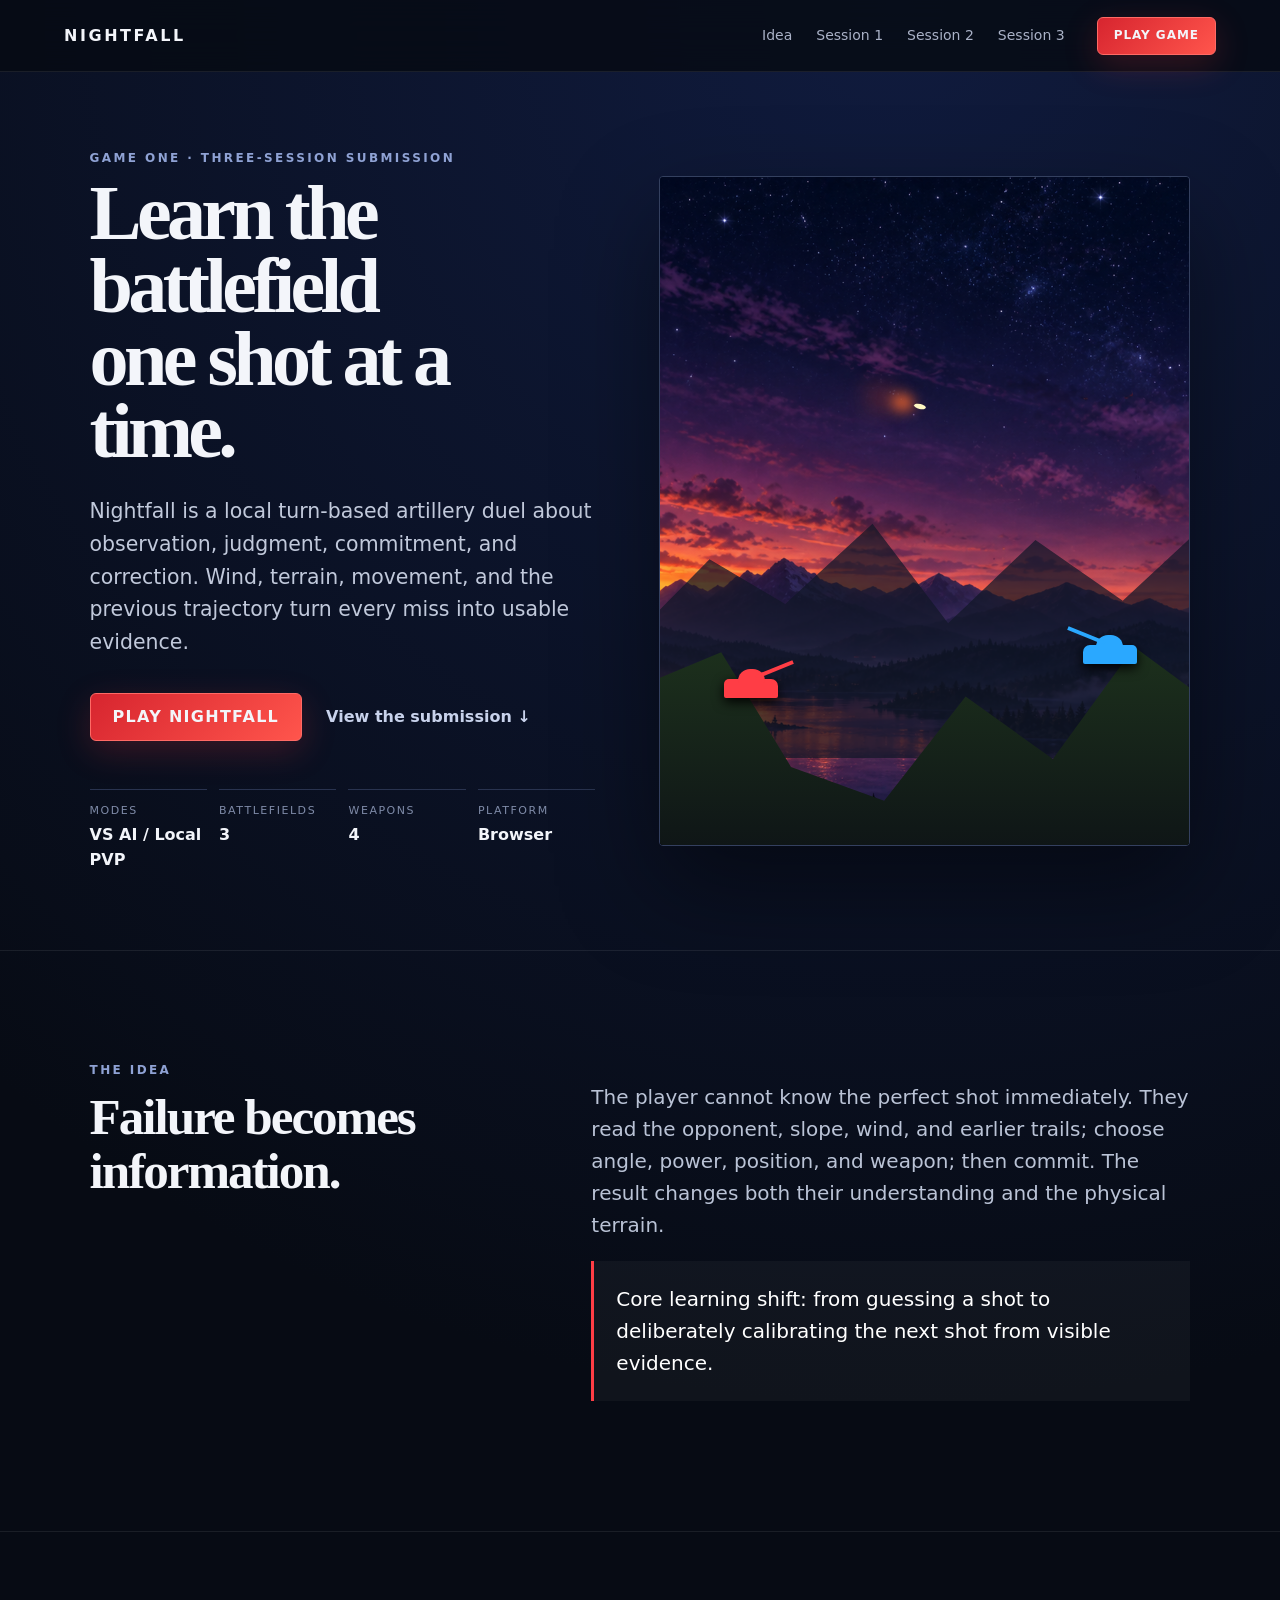
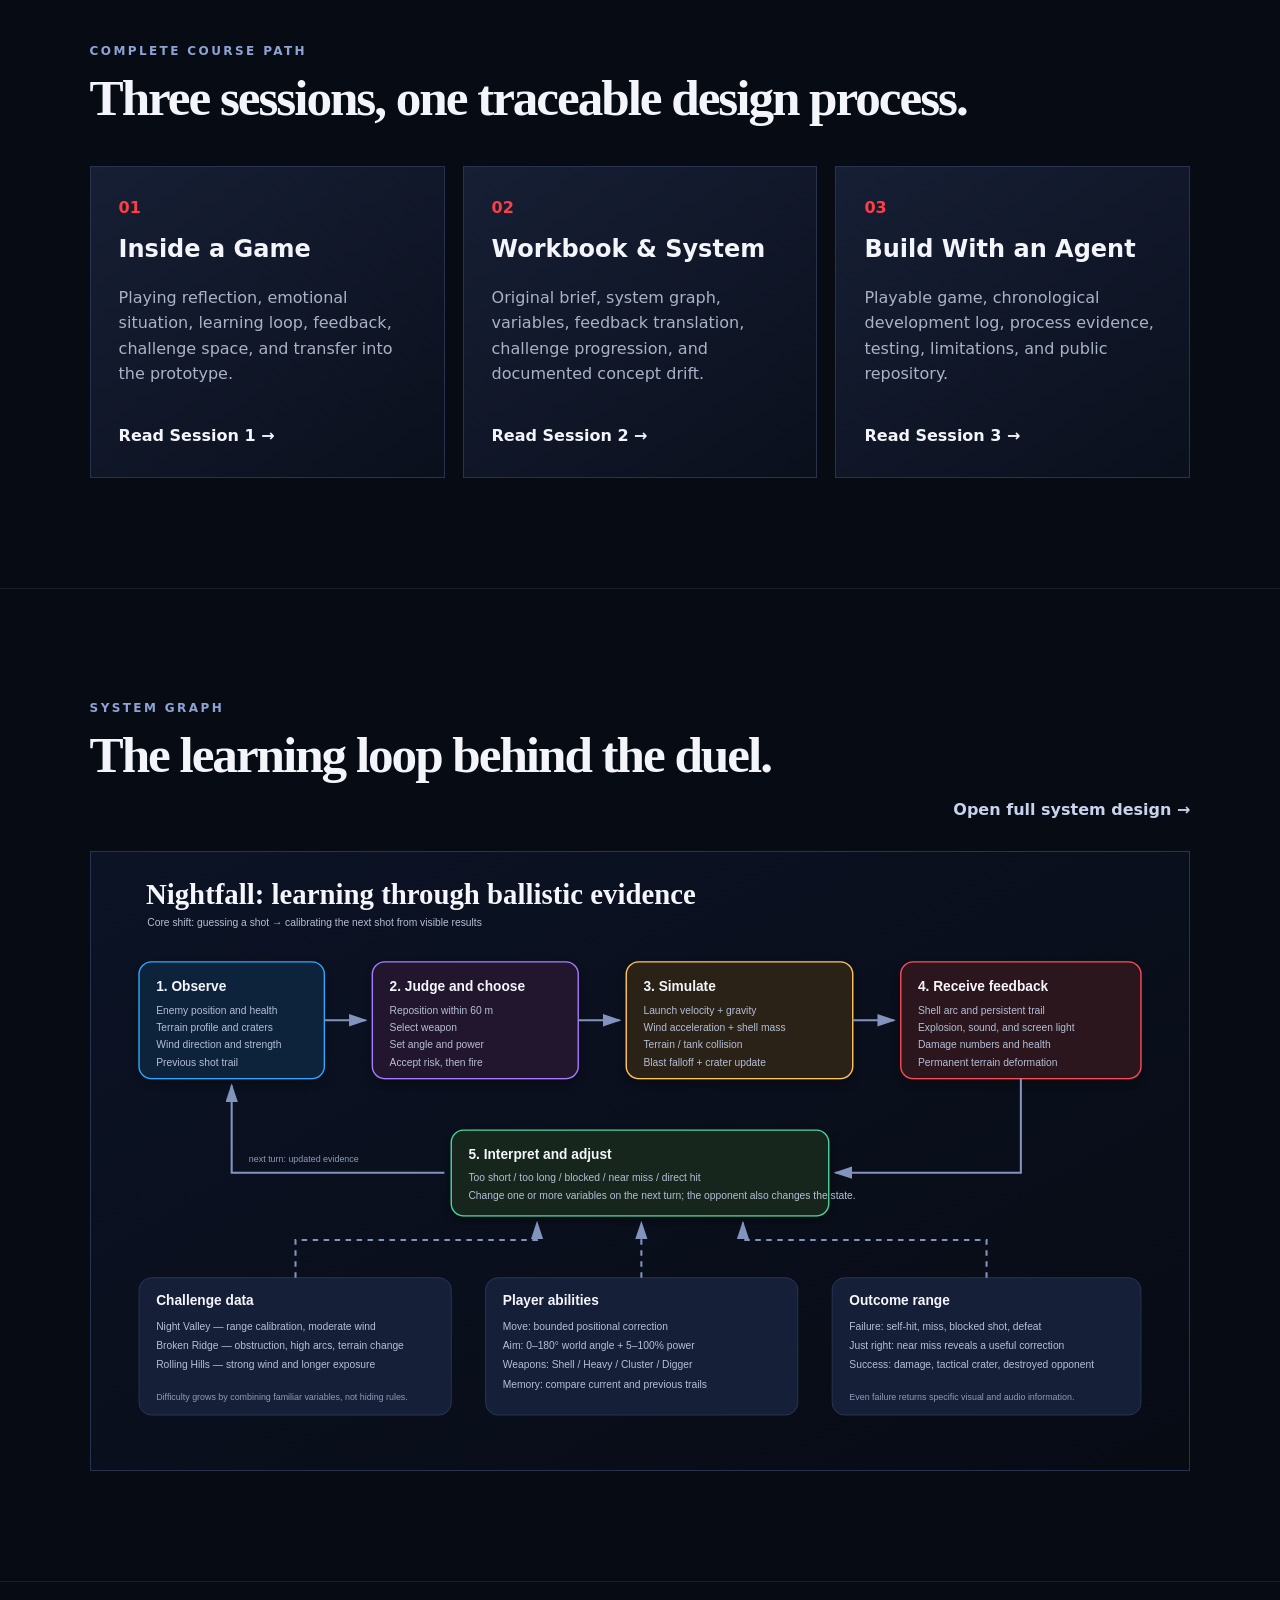
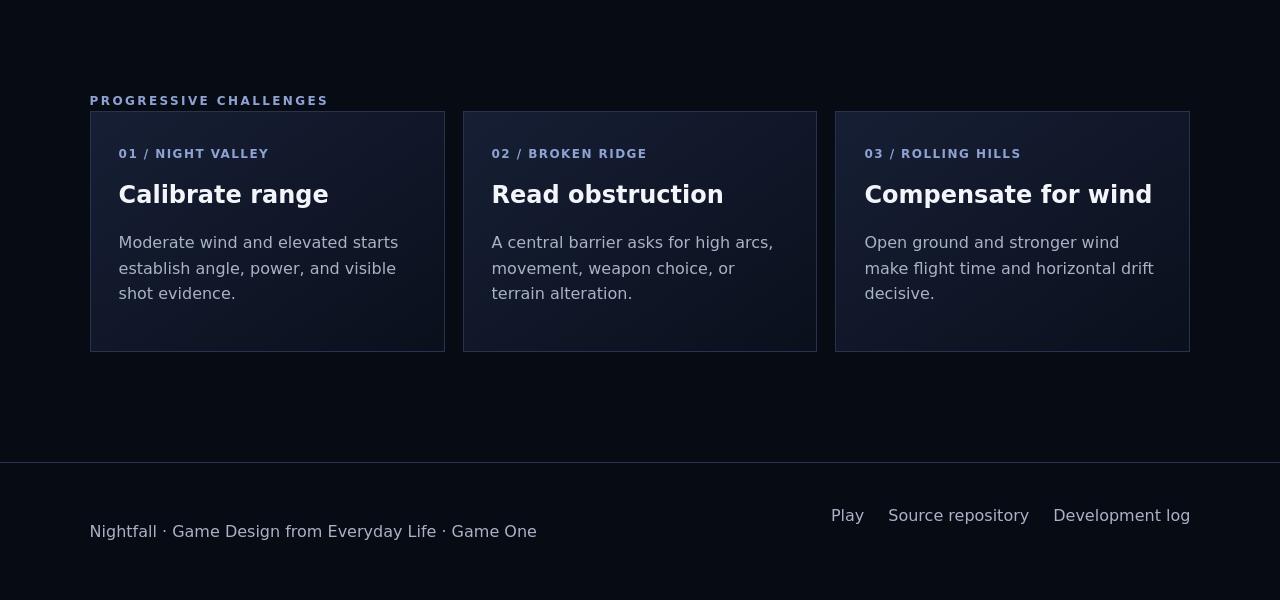
<file: index.html>
<!doctype html>
<html lang="en">
<head>
  <meta charset="utf-8">
  <meta name="viewport" content="width=device-width,initial-scale=1">
  <meta name="description" content="Nightfall is a turn-based artillery game and three-session game-design submission.">
  <title>Nightfall — Project Exhibition</title>
  <link rel="stylesheet" href="assets/exhibition.css">
</head>
<body>
  <header class="site-header">
    <a class="wordmark" href="#top">NIGHTFALL</a>
    <nav aria-label="Project navigation"><a href="#idea">Idea</a><a href="session-1-analysis.html">Session 1</a><a href="design.html">Session 2</a><a href="process.html">Session 3</a></nav>
    <a class="button small" href="game.html">Play game</a>
  </header>
  <main id="top">
    <section class="hero">
      <div class="hero-copy"><p class="eyebrow">GAME ONE · THREE-SESSION SUBMISSION</p><h1>Learn the battlefield<br>one shot at a time.</h1><p class="lede">Nightfall is a local turn-based artillery duel about observation, judgment, commitment, and correction. Wind, terrain, movement, and the previous trajectory turn every miss into usable evidence.</p><div class="actions"><a class="button" href="game.html">Play Nightfall</a><a class="text-link" href="#submission">View the submission ↓</a></div><dl class="facts"><div><dt>Modes</dt><dd>VS AI / Local PVP</dd></div><div><dt>Battlefields</dt><dd>3</dd></div><div><dt>Weapons</dt><dd>4</dd></div><div><dt>Platform</dt><dd>Browser</dd></div></dl></div>
      <div class="hero-art" aria-label="Night battle between two tanks"><img src="assets/night-sky.png" alt="Star-filled night sky used in Nightfall"><div class="ridge ridge-back"></div><div class="ridge ridge-front"></div><span class="tank red"></span><span class="tank blue"></span><span class="shell"></span></div>
    </section>
    <section id="idea" class="section split"><div><p class="eyebrow">THE IDEA</p><h2>Failure becomes information.</h2></div><div><p>The player cannot know the perfect shot immediately. They read the opponent, slope, wind, and earlier trails; choose angle, power, position, and weapon; then commit. The result changes both their understanding and the physical terrain.</p><p class="callout">Core learning shift: from guessing a shot to deliberately calibrating the next shot from visible evidence.</p></div></section>
    <section id="submission" class="section"><p class="eyebrow">COMPLETE COURSE PATH</p><h2>Three sessions, one traceable design process.</h2><div class="card-grid">
      <article class="card"><span>01</span><h3>Inside a Game</h3><p>Playing reflection, emotional situation, learning loop, feedback, challenge space, and transfer into the prototype.</p><a href="session-1-analysis.html">Read Session 1 →</a></article>
      <article class="card"><span>02</span><h3>Workbook &amp; System</h3><p>Original brief, system graph, variables, feedback translation, challenge progression, and documented concept drift.</p><a href="design.html">Read Session 2 →</a></article>
      <article class="card"><span>03</span><h3>Build With an Agent</h3><p>Playable game, chronological development log, process evidence, testing, limitations, and public repository.</p><a href="process.html">Read Session 3 →</a></article>
    </div></section>
    <section class="section graph-preview"><div class="section-head"><div><p class="eyebrow">SYSTEM GRAPH</p><h2>The learning loop behind the duel.</h2></div><a class="text-link" href="design.html#system">Open full system design →</a></div><img src="assets/system-graph.svg" alt="System graph showing observation, player decisions, simulation, feedback, and adjustment in Nightfall"></section>
    <section class="section"><p class="eyebrow">PROGRESSIVE CHALLENGES</p><div class="map-grid"><article><b>01 / NIGHT VALLEY</b><h3>Calibrate range</h3><p>Moderate wind and elevated starts establish angle, power, and visible shot evidence.</p></article><article><b>02 / BROKEN RIDGE</b><h3>Read obstruction</h3><p>A central barrier asks for high arcs, movement, weapon choice, or terrain alteration.</p></article><article><b>03 / ROLLING HILLS</b><h3>Compensate for wind</h3><p>Open ground and stronger wind make flight time and horizontal drift decisive.</p></article></div></section>
  </main>
  <footer><p>Nightfall · Game Design from Everyday Life · Game One</p><div><a href="game.html">Play</a><a href="https://github.com/EvannnX/nightfall-tank-duel">Source repository</a><a href="development-log/agent-development-log.md">Development log</a></div></footer>
</body></html>
</file>
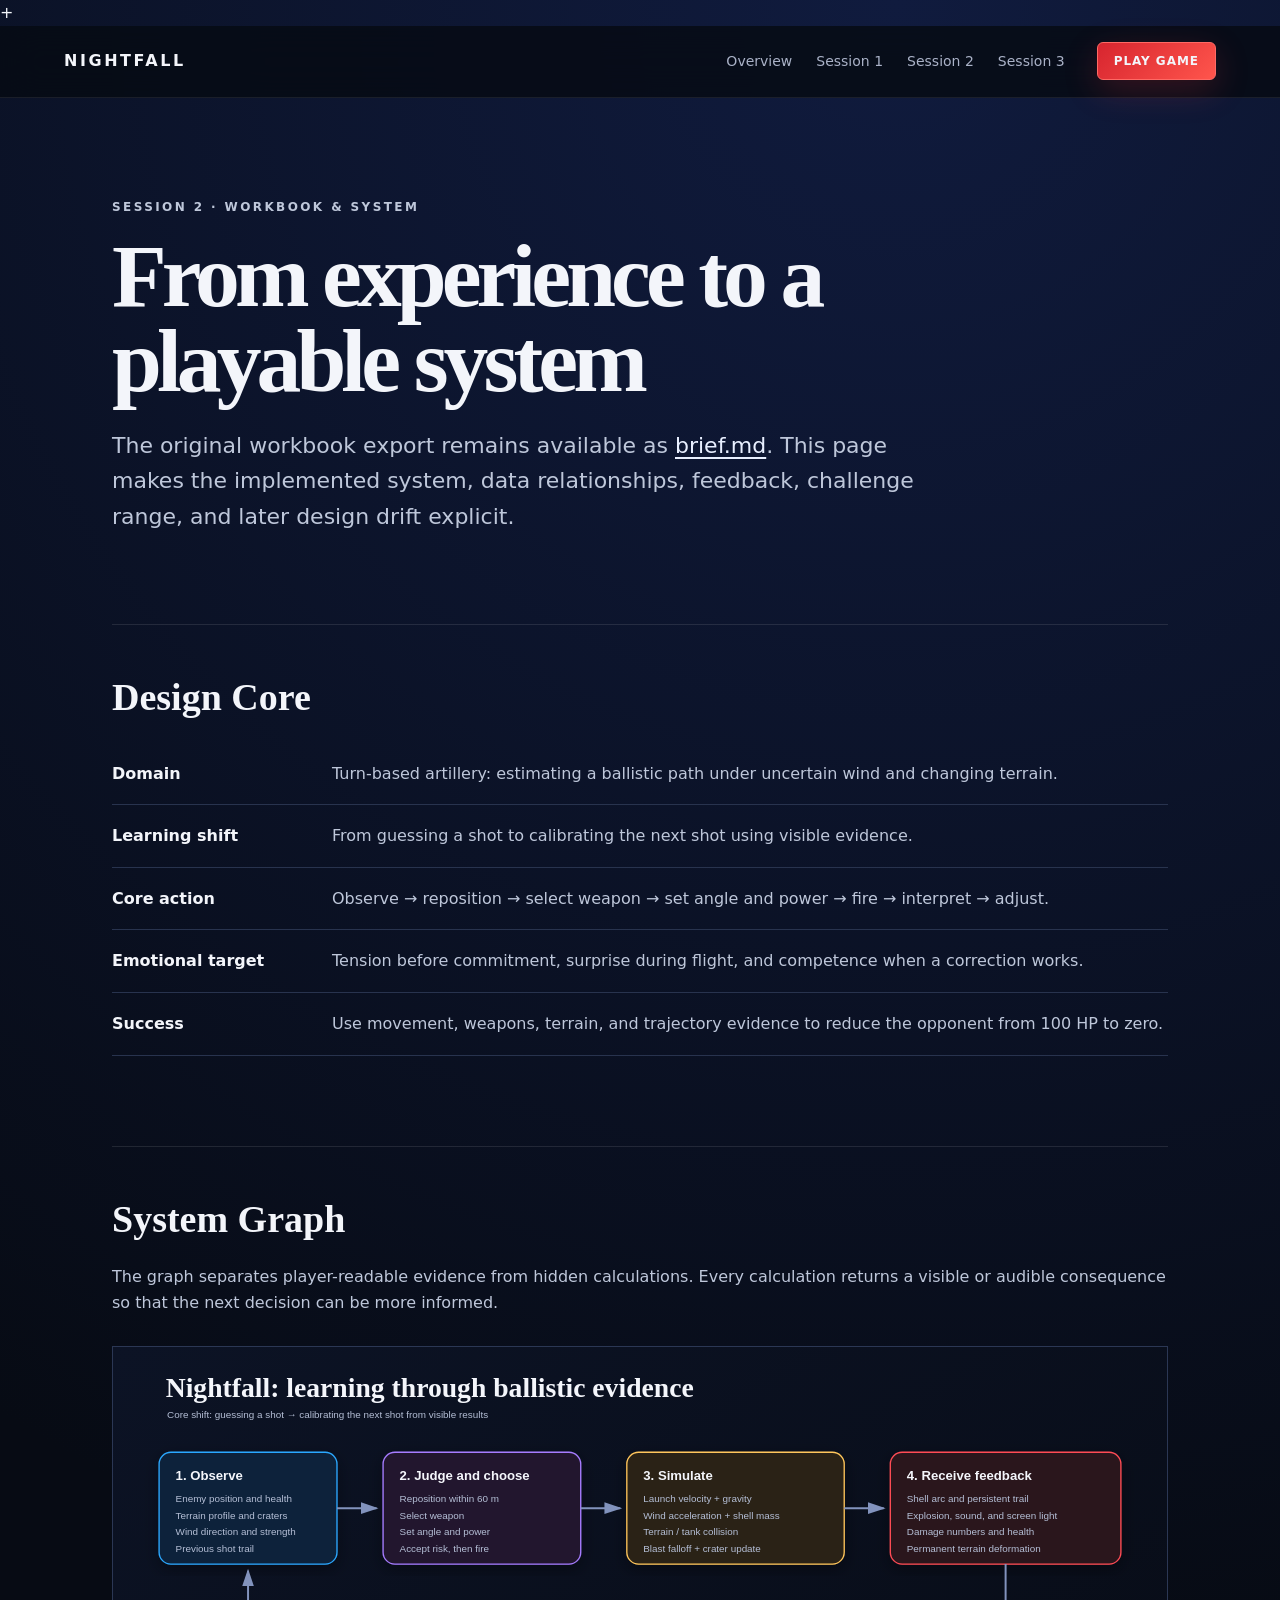
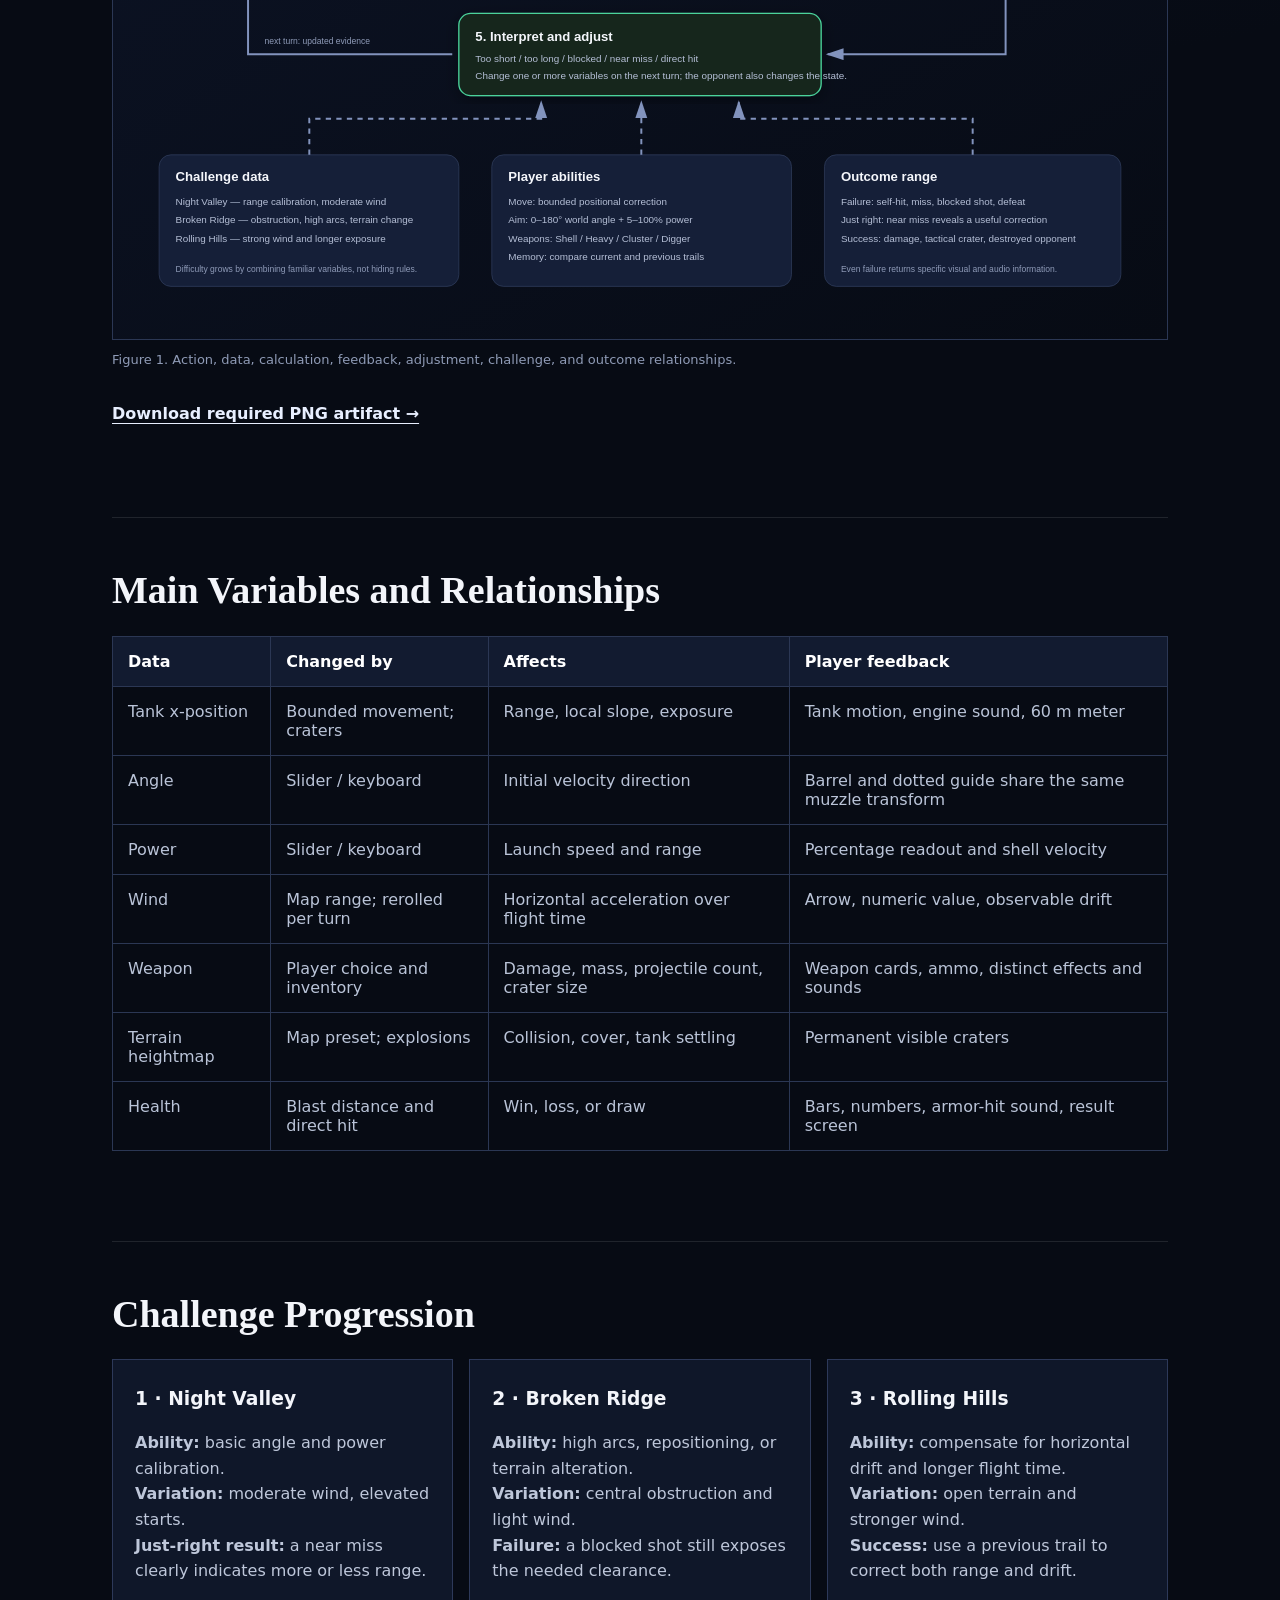
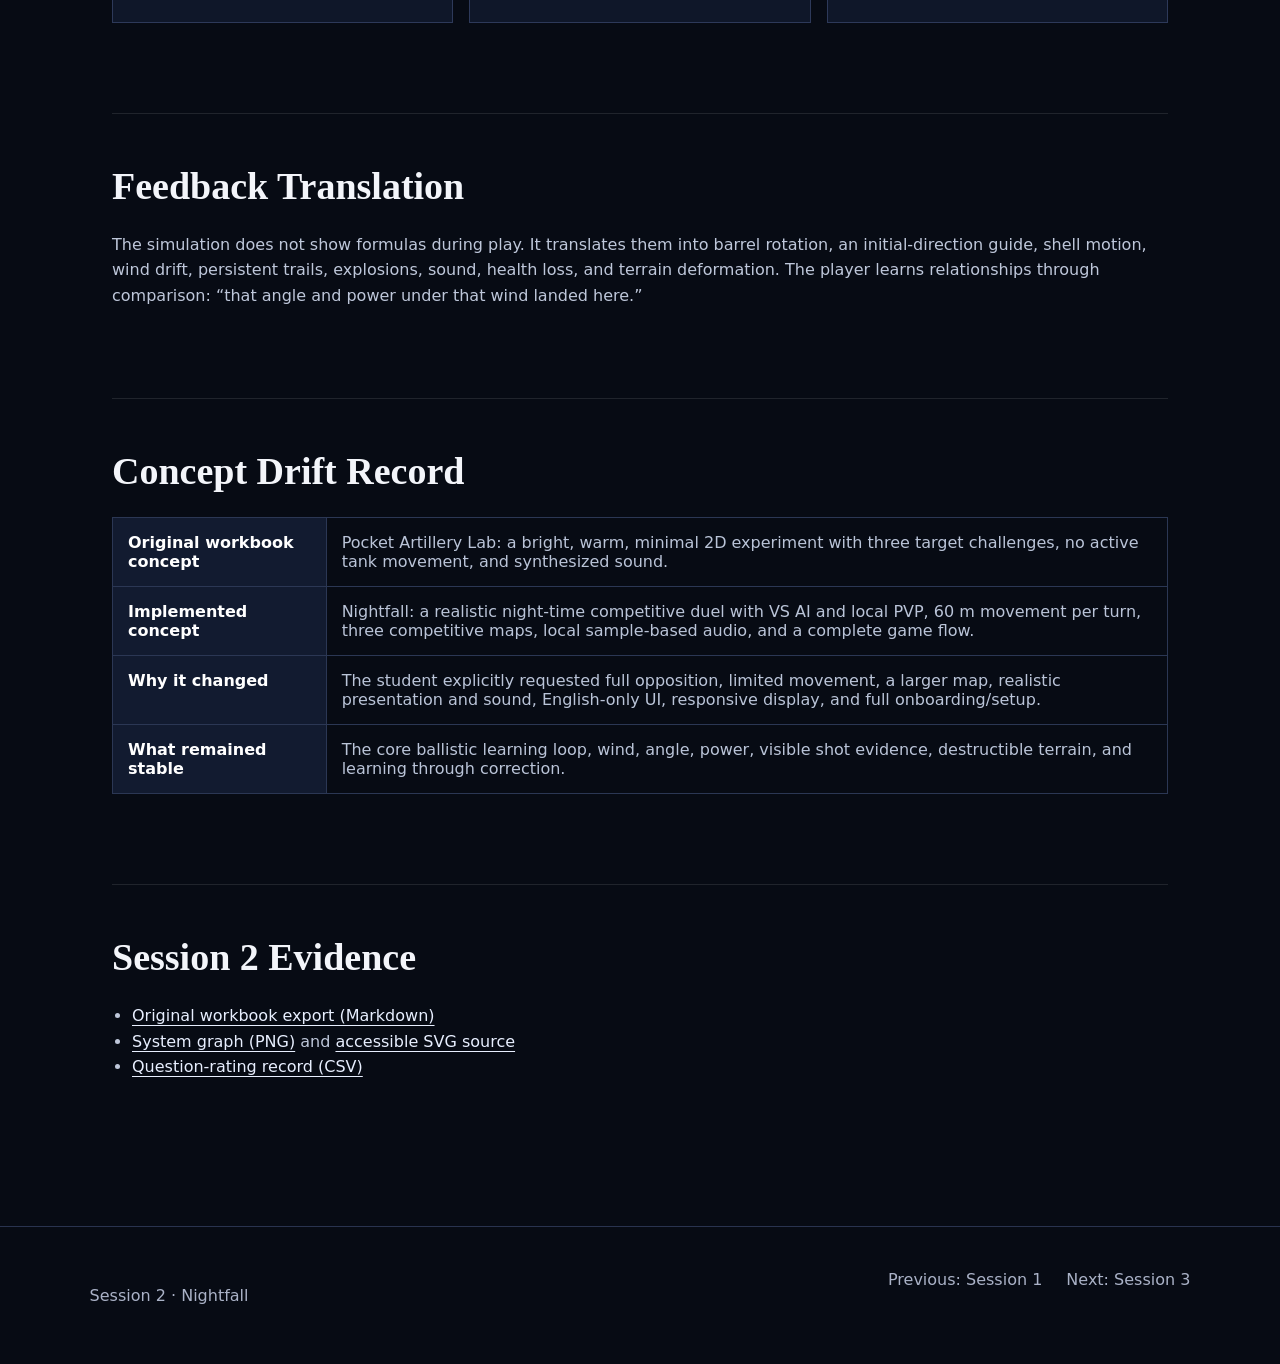
<file: design.html>
+<!doctype html><html lang="en"><head><meta charset="utf-8"><meta name="viewport" content="width=device-width,initial-scale=1"><title>Session 2 — Workbook and System</title><link rel="stylesheet" href="assets/exhibition.css"><link rel="stylesheet" href="assets/report.css"></head><body><header class="site-header"><a class="wordmark" href="index.html">NIGHTFALL</a><nav><a href="index.html">Overview</a><a href="session-1-analysis.html">Session 1</a><a aria-current="page" href="design.html">Session 2</a><a href="process.html">Session 3</a></nav><a class="button small" href="game.html">Play game</a></header><main class="report">
<p class="eyebrow">SESSION 2 · WORKBOOK &amp; SYSTEM</p><h1>From experience to a playable system</h1><p class="deck">The original workbook export remains available as <a href="brief.md">brief.md</a>. This page makes the implemented system, data relationships, feedback, challenge range, and later design drift explicit.</p>
<section><h2>Design Core</h2><dl class="definition"><div><dt>Domain</dt><dd>Turn-based artillery: estimating a ballistic path under uncertain wind and changing terrain.</dd></div><div><dt>Learning shift</dt><dd>From guessing a shot to calibrating the next shot using visible evidence.</dd></div><div><dt>Core action</dt><dd>Observe → reposition → select weapon → set angle and power → fire → interpret → adjust.</dd></div><div><dt>Emotional target</dt><dd>Tension before commitment, surprise during flight, and competence when a correction works.</dd></div><div><dt>Success</dt><dd>Use movement, weapons, terrain, and trajectory evidence to reduce the opponent from 100 HP to zero.</dd></div></dl></section>
<section id="system"><h2>System Graph</h2><p>The graph separates player-readable evidence from hidden calculations. Every calculation returns a visible or audible consequence so that the next decision can be more informed.</p><figure><img src="assets/system-graph.svg" alt="Nightfall system graph"><figcaption>Figure 1. Action, data, calculation, feedback, adjustment, challenge, and outcome relationships.</figcaption></figure><p><a class="download" href="assets/system-graph.png" download>Download required PNG artifact →</a></p></section>
<section><h2>Main Variables and Relationships</h2><table><thead><tr><th>Data</th><th>Changed by</th><th>Affects</th><th>Player feedback</th></tr></thead><tbody><tr><td>Tank x-position</td><td>Bounded movement; craters</td><td>Range, local slope, exposure</td><td>Tank motion, engine sound, 60 m meter</td></tr><tr><td>Angle</td><td>Slider / keyboard</td><td>Initial velocity direction</td><td>Barrel and dotted guide share the same muzzle transform</td></tr><tr><td>Power</td><td>Slider / keyboard</td><td>Launch speed and range</td><td>Percentage readout and shell velocity</td></tr><tr><td>Wind</td><td>Map range; rerolled per turn</td><td>Horizontal acceleration over flight time</td><td>Arrow, numeric value, observable drift</td></tr><tr><td>Weapon</td><td>Player choice and inventory</td><td>Damage, mass, projectile count, crater size</td><td>Weapon cards, ammo, distinct effects and sounds</td></tr><tr><td>Terrain heightmap</td><td>Map preset; explosions</td><td>Collision, cover, tank settling</td><td>Permanent visible craters</td></tr><tr><td>Health</td><td>Blast distance and direct hit</td><td>Win, loss, or draw</td><td>Bars, numbers, armor-hit sound, result screen</td></tr></tbody></table></section>
<section><h2>Challenge Progression</h2><div class="matrix"><article><h3>1 · Night Valley</h3><p><b>Ability:</b> basic angle and power calibration.<br><b>Variation:</b> moderate wind, elevated starts.<br><b>Just-right result:</b> a near miss clearly indicates more or less range.</p></article><article><h3>2 · Broken Ridge</h3><p><b>Ability:</b> high arcs, repositioning, or terrain alteration.<br><b>Variation:</b> central obstruction and light wind.<br><b>Failure:</b> a blocked shot still exposes the needed clearance.</p></article><article><h3>3 · Rolling Hills</h3><p><b>Ability:</b> compensate for horizontal drift and longer flight time.<br><b>Variation:</b> open terrain and stronger wind.<br><b>Success:</b> use a previous trail to correct both range and drift.</p></article></div></section>
<section><h2>Feedback Translation</h2><p>The simulation does not show formulas during play. It translates them into barrel rotation, an initial-direction guide, shell motion, wind drift, persistent trails, explosions, sound, health loss, and terrain deformation. The player learns relationships through comparison: “that angle and power under that wind landed here.”</p></section>
<section><h2>Concept Drift Record</h2><table><tbody><tr><th>Original workbook concept</th><td>Pocket Artillery Lab: a bright, warm, minimal 2D experiment with three target challenges, no active tank movement, and synthesized sound.</td></tr><tr><th>Implemented concept</th><td>Nightfall: a realistic night-time competitive duel with VS AI and local PVP, 60 m movement per turn, three competitive maps, local sample-based audio, and a complete game flow.</td></tr><tr><th>Why it changed</th><td>The student explicitly requested full opposition, limited movement, a larger map, realistic presentation and sound, English-only UI, responsive display, and full onboarding/setup.</td></tr><tr><th>What remained stable</th><td>The core ballistic learning loop, wind, angle, power, visible shot evidence, destructible terrain, and learning through correction.</td></tr></tbody></table></section>
<section><h2>Session 2 Evidence</h2><ul><li><a href="brief.md">Original workbook export (Markdown)</a></li><li><a href="assets/system-graph.png">System graph (PNG)</a> and <a href="assets/system-graph.svg">accessible SVG source</a></li><li><a href="ratings.csv">Question-rating record (CSV)</a></li></ul></section>
</main><footer><p>Session 2 · Nightfall</p><div><a href="session-1-analysis.html">Previous: Session 1</a><a href="process.html">Next: Session 3</a></div></footer></body></html>
</file>
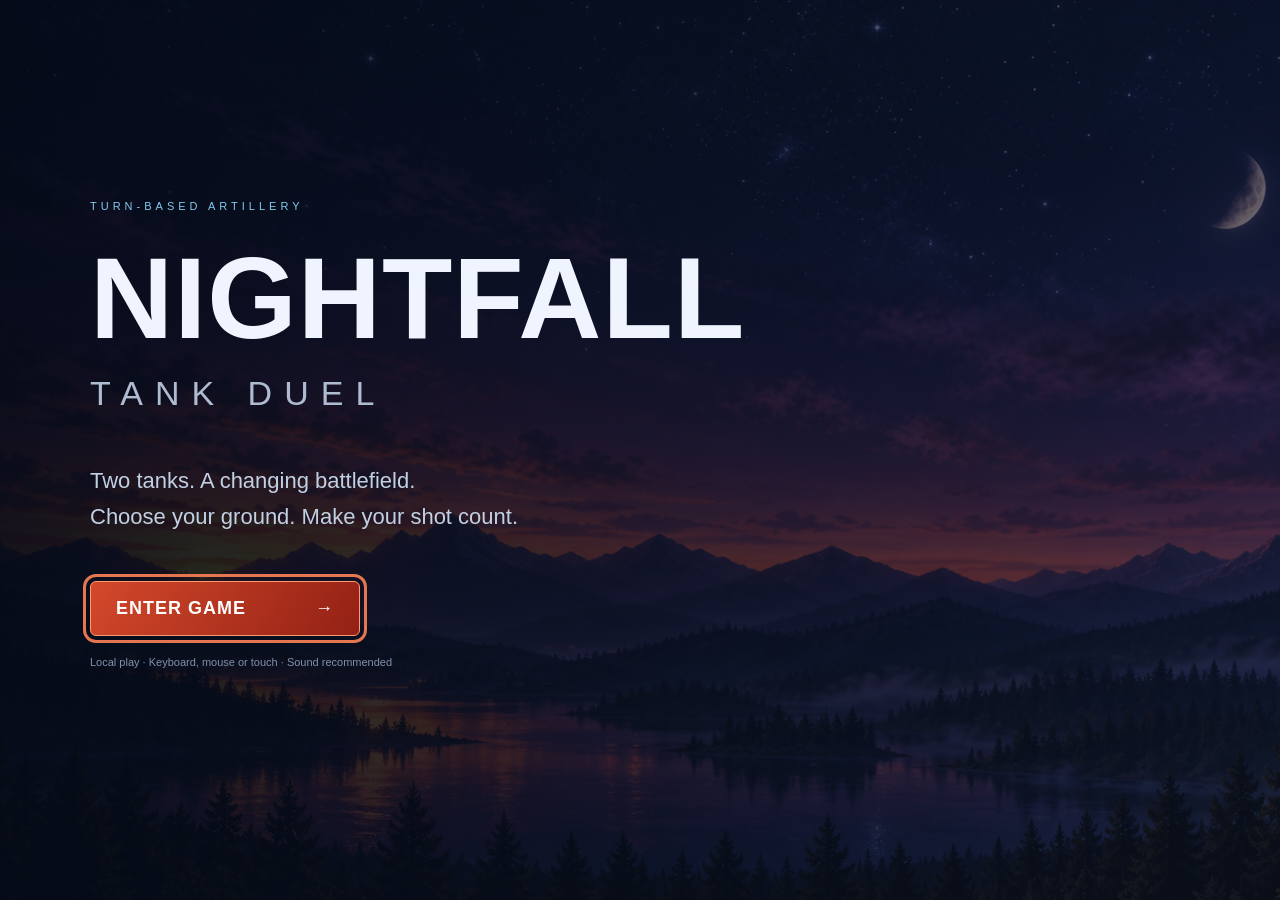
<file: game.html>
<!doctype html><html lang="en"><head><meta charset="UTF-8"><meta name="viewport" content="width=device-width,initial-scale=1"><title>Nightfall — Tank Duel</title><link rel="stylesheet" href="assets/style.css"><link rel="stylesheet" href="assets/battle.css"><link rel="stylesheet" href="assets/flow.css"></head><body class="combat">
<section id="frontScreen" class="front-screen">
<div id="landing" class="front-step"><p class="kicker">TURN-BASED ARTILLERY</p><h1>NIGHTFALL</h1><p class="subtitle">TANK DUEL</p><p class="lead">Two tanks. A changing battlefield.<br>Choose your ground. Make your shot count.</p><button id="enterGame" class="primary large">ENTER GAME <span>→</span></button><p class="fine">Local play · Keyboard, mouse or touch · Sound recommended</p></div>
<div id="intro" class="front-step" hidden><p class="kicker">FIELD MANUAL / 01</p><h1>Before you fire.</h1><p class="lead">Destroy the opposing tank. Both sides start with 100 HP.</p><div class="intro-grid"><article><b>01 / REPOSITION</b><h3>Use the ground.</h3><p>Hold A / D or the Move buttons. Tap a button for a 6 m step. You have 60 m per turn, shared between both directions. Walls, steep slopes and enemy tanks block your path.</p></article><article><b>02 / AIM</b><h3>Read the wind.</h3><p>Angle sets the barrel direction; power sets launch speed. The wind arrow shows which way shells are pushed. A higher number means a stronger push. Wind changes every turn, but stays constant during a shot.</p></article><article><b>03 / FIRE</b><h3>Commit to the shot.</h3><p>Firing ends movement for this turn. Gravity curves every shell downward. Explosions damage nearby tanks—including yours—and dig permanent craters. Reduce enemy HP to zero to win.</p></article></div><div class="front-actions"><button id="introBack" class="outline">Back</button><button id="introContinue" class="primary">CHOOSE YOUR BATTLE →</button></div></div>
<div id="setup" class="front-step" hidden><p class="kicker">MISSION SETUP / 02</p><h1>Choose your battle.</h1><h2>1. Opponent</h2><div class="choice-grid" id="modeChoices"><button data-mode="cpu" aria-pressed="true"><b>VS AI</b><span>One player against the computer. The AI moves, aims and fires on its own turn.</span></button><button data-mode="duel" aria-pressed="false"><b>LOCAL PVP</b><span>Two people share this device and take turns using the same controls. Not online multiplayer.</span></button></div><h2>2. Battlefield</h2><div class="choice-grid maps"><button data-map="valley" aria-pressed="true"><span class="map-art valley"></span><b>Night Valley</b><span>Elevated starts · Moderate wind</span></button><button data-map="ridge" aria-pressed="false"><span class="map-art ridge"></span><b>Broken Ridge</b><span>Central obstacle · Light wind</span></button><button data-map="dunes" aria-pressed="false"><span class="map-art dunes"></span><b>Rolling Hills</b><span>Open terrain · Strong wind</span></button></div><p id="mapDescription"></p><div class="briefing"><strong id="missionSummary"></strong><p>100 HP each · 60 m movement per turn · 4 weapons · Destructible terrain</p><p id="modeInstruction"></p><label><input id="autoFullscreen" type="checkbox" checked> Enter fullscreen when the battle starts</label></div><div class="front-actions"><button id="setupBack" class="outline">Field manual</button><button id="startBattle" class="primary">START BATTLE →</button></div></div>
</section><main class="game-shell" hidden><div class="battlefield"><canvas id="game" width="2160" height="670" aria-label="Tank battle across a night valley"></canvas>
<div class="hud left"><strong>PLAYER 1</strong><div class="health"><i id="hp1"></i></div><span id="hp1Text">100</span></div><div class="hud right"><strong id="p2Name">PLAYER 2</strong><div class="health"><i id="hp2"></i></div><span id="hp2Text">100</span></div>
<div class="match-info"><strong id="round"></strong><span id="wind"></span><span id="turnLabel"></span></div><div class="utility"><button id="newGame" aria-label="Pause battle">☰</button><button id="sound">Sound ON</button><button id="help" aria-label="Controls">?</button><button id="fullscreen" aria-label="Fullscreen">⛶</button></div><button id="portal" aria-label="Portal: pause and battle options" title="Pause and battle options"><span>PORTAL</span></button><button id="cameraMode">Overview</button><span id="battleMap" class="battle-map"></span><p id="feedback" role="status"></p></div>
<div class="controls"><div class="move-panel"><label>Move <output id="moveValue">60 m</output></label><div class="move-buttons"><button id="moveLeft" aria-label="Move left" title="Hold A">◀</button><button id="moveRight" aria-label="Move right" title="Hold D">▶</button></div></div><div class="weapon-panel"><label>Weapon</label><div id="weapons" class="weapon-grid"></div></div><div class="fire-block"><button id="fire">FIRE</button></div><div class="control-block"><label for="angle">Angle <output id="angleValue">48°</output></label><input id="angle" type="range" min="0" max="180" value="48"></div><div class="control-block"><label for="power">Power <output id="powerValue">66%</output></label><input id="power" type="range" min="5" max="100" value="66"></div></div></main>
<dialog id="menu"><div class="dialog-top"><h2>Battle paused</h2><button class="close" data-close="menu" aria-label="Resume battle">×</button></div><div class="pause-options"><button class="primary" data-close="menu">RESUME BATTLE</button><button id="pauseGuide" class="outline">Controls &amp; field manual</button><button id="restartBattle" class="outline">Restart battle</button><button id="leaveBattle" class="outline">Change mode / map</button><a class="outline project-link" href="index.html">Project exhibition</a></div></dialog>
<dialog id="confirm"><h2 id="confirmTitle">Leave this battle?</h2><p>Your current battle progress will be lost.</p><div class="front-actions"><button data-close="confirm" class="outline">Cancel</button><button id="confirmAction" class="primary">Continue</button></div></dialog>
<dialog id="guide"><div class="dialog-top"><h2>Controls</h2><button class="close" data-close="guide" aria-label="Close">×</button></div><div class="guide-list">
<h3>Objective &amp; turns</h3><p>Both tanks start with 100 HP. Destroy the opponent to win. If both are destroyed by the same volley, the battle is a draw. Move, choose a weapon, aim, then fire once. After the shells land, control passes to the other side.</p>
<h3>Movement</h3><p>Hold A / D or the Move buttons; tap a button to move 6 m. Your 60 m allowance resets at the start of your turn. Going forward then backward consumes distance in both directions. Steep slopes, walls and tanks block movement. You cannot move after firing.</p>
<h3>Angle, power &amp; trajectory</h3><p>0° points right, 90° straight up, 180° left. Angle is measured against the world, not the slope under your tank. Use ← / → to adjust it, and ↑ / ↓ for power. Sliders work with mouse or touch. More power means more launch speed, not more damage.</p><p>The short white dotted line starts exactly at the muzzle and shows initial direction only—not the complete flight path. Gravity bends the shell down; wind changes its horizontal motion. Older dotted trails show where previous shots actually went.</p>
<h3>Wind</h3><p>→ pushes shells right; ← pushes them left. The number is horizontal acceleration in world m/s², not wind speed. Wind changes at each turn and stays fixed while shells fly. High, slow shots spend longer in the air and are affected more. Heavy shells resist wind better; Cluster shells drift more.</p>
<h3>Weapons &amp; damage</h3><p>Press 1–4 or select a weapon. Shell: unlimited, 36 direct-hit damage. Heavy: 3 shots, 57 damage, slower launch and less wind drift. Cluster: 3 shots, three shells spread by ±5°, each with 23 damage. Digger: 2 shots, 24 damage with a wider crater. These are per-player supplies.</p><p>Blast damage falls with distance and can hit your own tank. Terrain stays destroyed for the rest of the match. Tanks settle onto the new ground. Your movement allowance does not refill when a crater forms.</p>
<h3>AI versus local PVP</h3><p>VS AI: you control red; the computer controls blue and takes its own turn automatically. LOCAL PVP: two players share one keyboard or touch screen; pass control when the turn label changes. This is not online multiplayer. Both modes use the same health, movement and weapon rules.</p>
<h3>Pause, sound &amp; display</h3><p>Space fires. P or the menu / portal pauses the battle. Menus stop simulation and sounds. Use Sound to mute effects. The fullscreen button toggles fullscreen; Esc exits browser fullscreen. Portrait screens use an automatic camera that follows the active tank and flying shell. The minimap shows both tanks. Tap Overview for the full map, or Follow tank to return. Landscape screens show the whole battlefield without stretching.</p>
</div><button class="primary" data-close="guide">Return to battle</button></dialog>
<dialog id="result"><h2 id="resultTitle"></h2><p id="resultText"></p><div class="result-score" id="resultScore"></div><button class="primary" id="retry">REMATCH</button><button class="outline" id="chooseMode">New battle</button></dialog>
<script src="assets/physics.js"></script><script src="assets/audio.js"></script><script src="assets/night-scene.js"></script><script src="assets/game.js"></script></body></html>
</file>
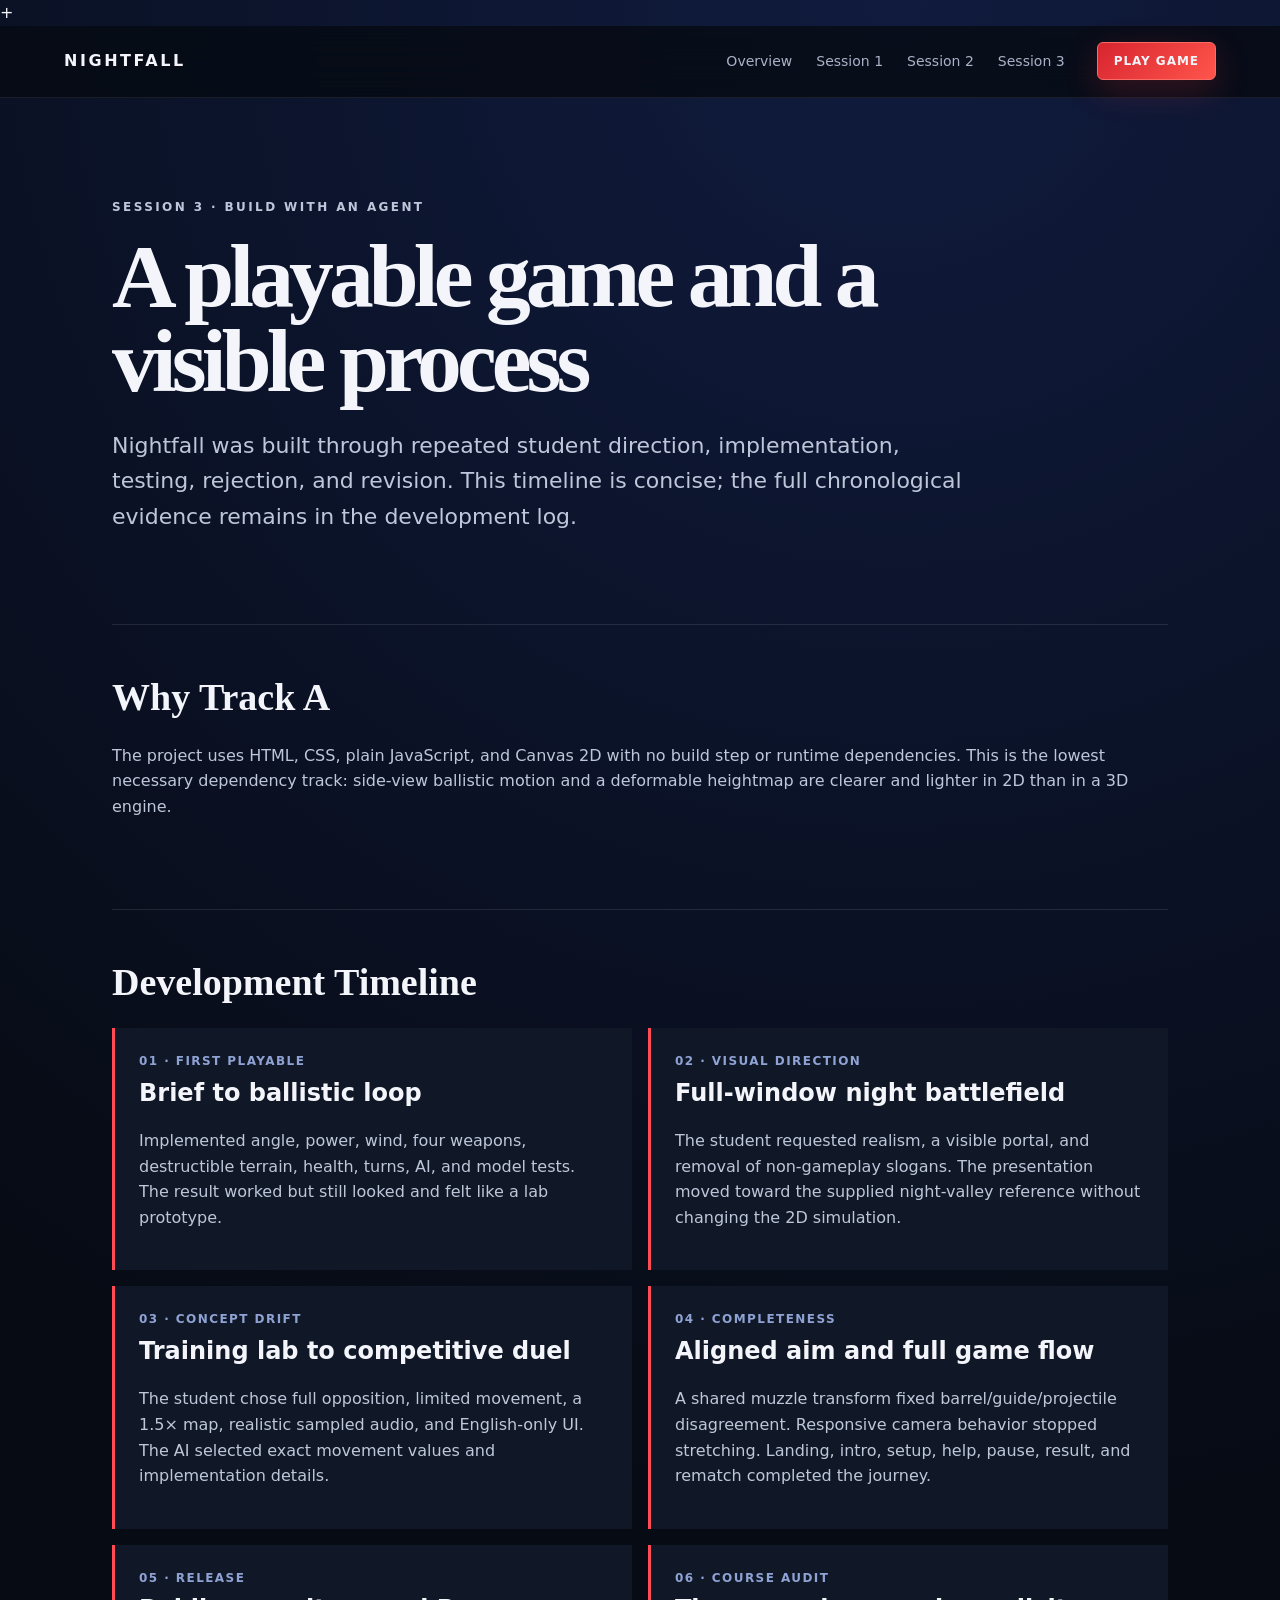
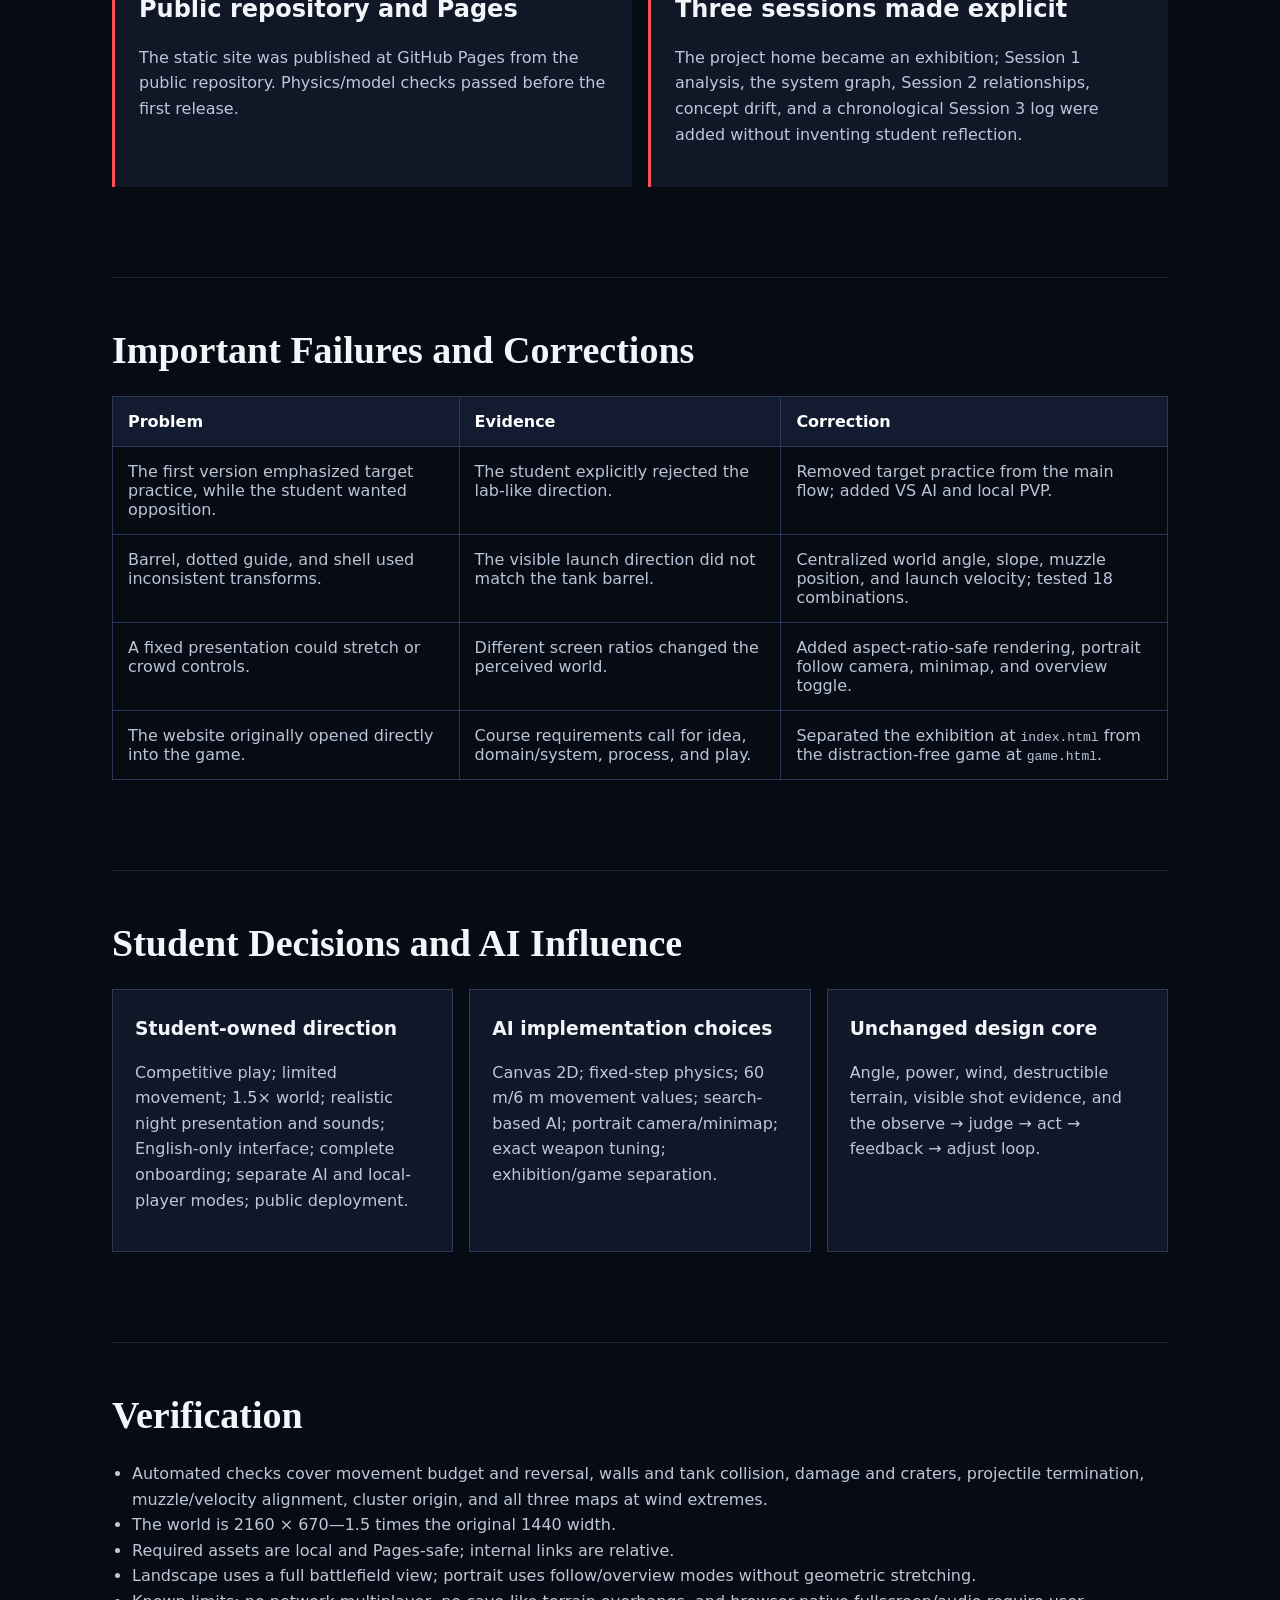
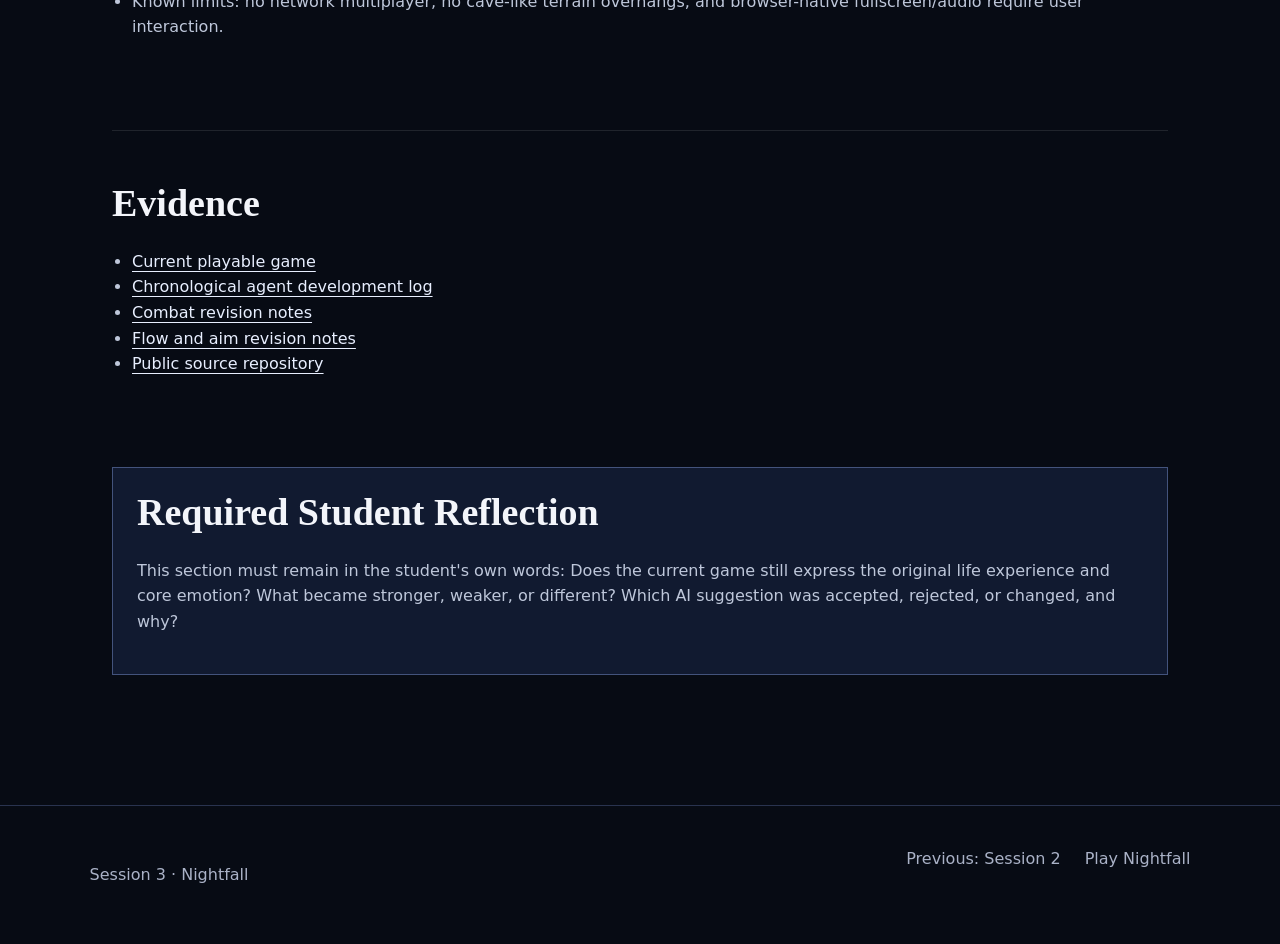
<file: process.html>
+<!doctype html><html lang="en"><head><meta charset="utf-8"><meta name="viewport" content="width=device-width,initial-scale=1"><title>Session 3 — Build With an Agent</title><link rel="stylesheet" href="assets/exhibition.css"><link rel="stylesheet" href="assets/report.css"></head><body><header class="site-header"><a class="wordmark" href="index.html">NIGHTFALL</a><nav><a href="index.html">Overview</a><a href="session-1-analysis.html">Session 1</a><a href="design.html">Session 2</a><a aria-current="page" href="process.html">Session 3</a></nav><a class="button small" href="game.html">Play game</a></header><main class="report">
<p class="eyebrow">SESSION 3 · BUILD WITH AN AGENT</p><h1>A playable game and a visible process</h1><p class="deck">Nightfall was built through repeated student direction, implementation, testing, rejection, and revision. This timeline is concise; the full chronological evidence remains in the development log.</p>
<section><h2>Why Track A</h2><p>The project uses HTML, CSS, plain JavaScript, and Canvas 2D with no build step or runtime dependencies. This is the lowest necessary dependency track: side-view ballistic motion and a deformable heightmap are clearer and lighter in 2D than in a 3D engine.</p></section>
<section><h2>Development Timeline</h2><div class="timeline">
<article><b>01 · FIRST PLAYABLE</b><h3>Brief to ballistic loop</h3><p>Implemented angle, power, wind, four weapons, destructible terrain, health, turns, AI, and model tests. The result worked but still looked and felt like a lab prototype.</p></article>
<article><b>02 · VISUAL DIRECTION</b><h3>Full-window night battlefield</h3><p>The student requested realism, a visible portal, and removal of non-gameplay slogans. The presentation moved toward the supplied night-valley reference without changing the 2D simulation.</p></article>
<article><b>03 · CONCEPT DRIFT</b><h3>Training lab to competitive duel</h3><p>The student chose full opposition, limited movement, a 1.5× map, realistic sampled audio, and English-only UI. The AI selected exact movement values and implementation details.</p></article>
<article><b>04 · COMPLETENESS</b><h3>Aligned aim and full game flow</h3><p>A shared muzzle transform fixed barrel/guide/projectile disagreement. Responsive camera behavior stopped stretching. Landing, intro, setup, help, pause, result, and rematch completed the journey.</p></article>
<article><b>05 · RELEASE</b><h3>Public repository and Pages</h3><p>The static site was published at GitHub Pages from the public repository. Physics/model checks passed before the first release.</p></article>
<article><b>06 · COURSE AUDIT</b><h3>Three sessions made explicit</h3><p>The project home became an exhibition; Session 1 analysis, the system graph, Session 2 relationships, concept drift, and a chronological Session 3 log were added without inventing student reflection.</p></article>
</div></section>
<section><h2>Important Failures and Corrections</h2><table><thead><tr><th>Problem</th><th>Evidence</th><th>Correction</th></tr></thead><tbody><tr><td>The first version emphasized target practice, while the student wanted opposition.</td><td>The student explicitly rejected the lab-like direction.</td><td>Removed target practice from the main flow; added VS AI and local PVP.</td></tr><tr><td>Barrel, dotted guide, and shell used inconsistent transforms.</td><td>The visible launch direction did not match the tank barrel.</td><td>Centralized world angle, slope, muzzle position, and launch velocity; tested 18 combinations.</td></tr><tr><td>A fixed presentation could stretch or crowd controls.</td><td>Different screen ratios changed the perceived world.</td><td>Added aspect-ratio-safe rendering, portrait follow camera, minimap, and overview toggle.</td></tr><tr><td>The website originally opened directly into the game.</td><td>Course requirements call for idea, domain/system, process, and play.</td><td>Separated the exhibition at <code>index.html</code> from the distraction-free game at <code>game.html</code>.</td></tr></tbody></table></section>
<section><h2>Student Decisions and AI Influence</h2><div class="matrix"><article><h3>Student-owned direction</h3><p>Competitive play; limited movement; 1.5× world; realistic night presentation and sounds; English-only interface; complete onboarding; separate AI and local-player modes; public deployment.</p></article><article><h3>AI implementation choices</h3><p>Canvas 2D; fixed-step physics; 60 m/6 m movement values; search-based AI; portrait camera/minimap; exact weapon tuning; exhibition/game separation.</p></article><article><h3>Unchanged design core</h3><p>Angle, power, wind, destructible terrain, visible shot evidence, and the observe → judge → act → feedback → adjust loop.</p></article></div></section>
<section><h2>Verification</h2><ul><li>Automated checks cover movement budget and reversal, walls and tank collision, damage and craters, projectile termination, muzzle/velocity alignment, cluster origin, and all three maps at wind extremes.</li><li>The world is 2160 × 670—1.5 times the original 1440 width.</li><li>Required assets are local and Pages-safe; internal links are relative.</li><li>Landscape uses a full battlefield view; portrait uses follow/overview modes without geometric stretching.</li><li>Known limits: no network multiplayer, no cave-like terrain overhangs, and browser-native fullscreen/audio require user interaction.</li></ul></section>
<section><h2>Evidence</h2><ul><li><a href="game.html">Current playable game</a></li><li><a href="development-log/agent-development-log.md">Chronological agent development log</a></li><li><a href="development-log/combat-revision.md">Combat revision notes</a></li><li><a href="development-log/flow-and-aim-revision.md">Flow and aim revision notes</a></li><li><a href="https://github.com/EvannnX/nightfall-tank-duel">Public source repository</a></li></ul></section>
<section class="student-check"><h2>Required Student Reflection</h2><p>This section must remain in the student's own words: Does the current game still express the original life experience and core emotion? What became stronger, weaker, or different? Which AI suggestion was accepted, rejected, or changed, and why?</p></section>
</main><footer><p>Session 3 · Nightfall</p><div><a href="design.html">Previous: Session 2</a><a href="game.html">Play Nightfall</a></div></footer></body></html>
</file>
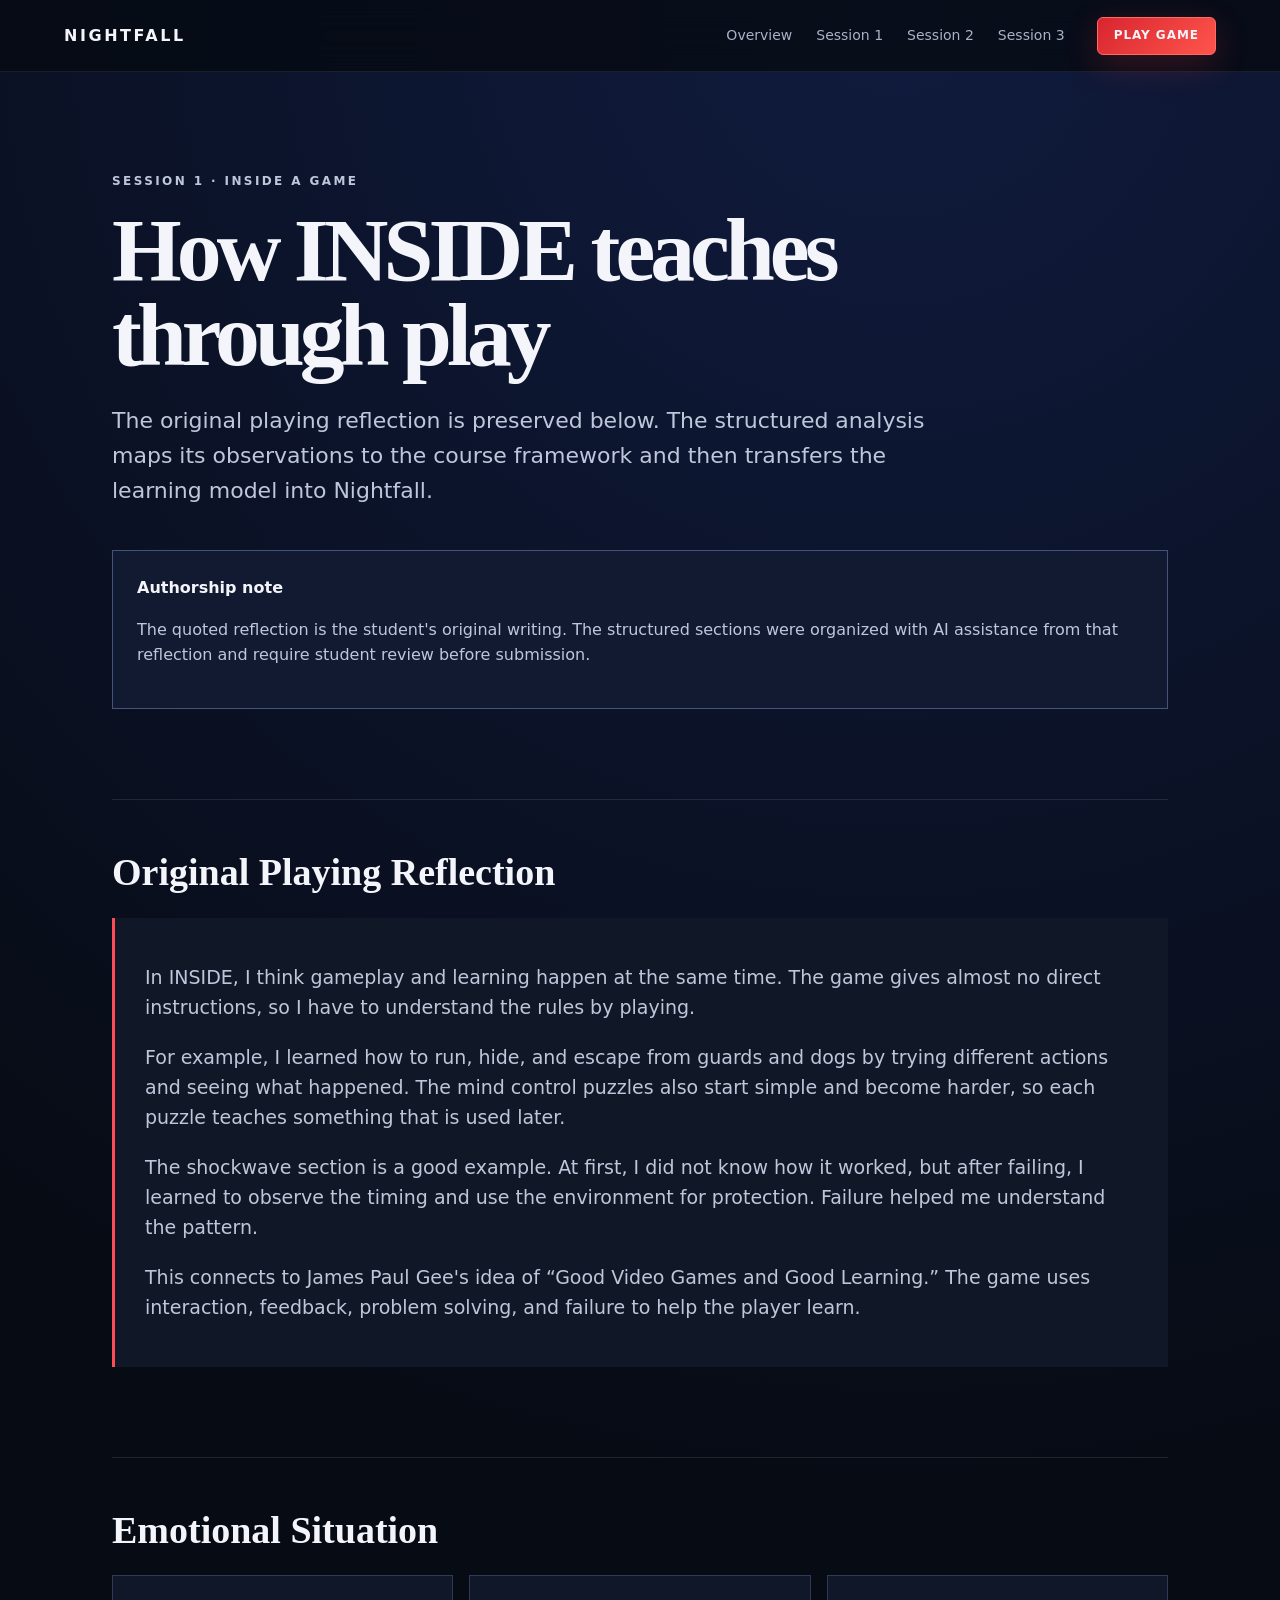
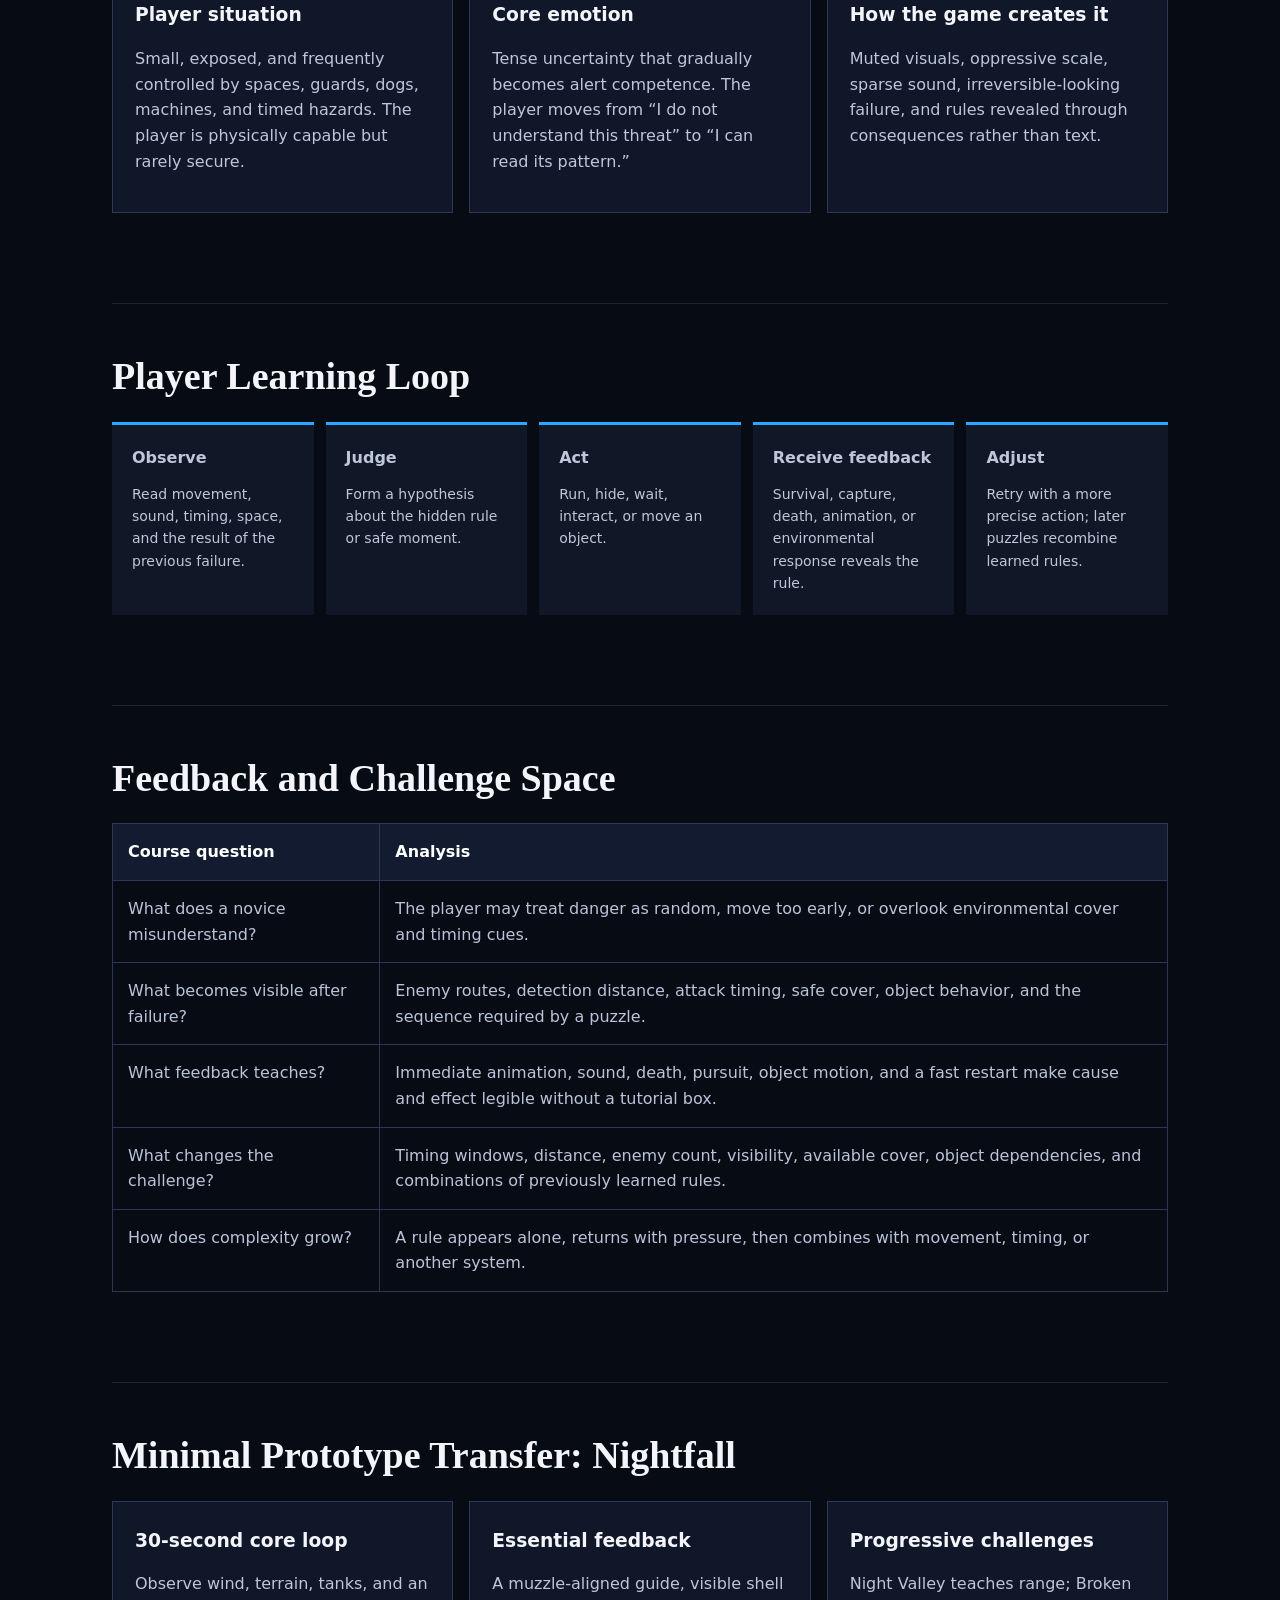
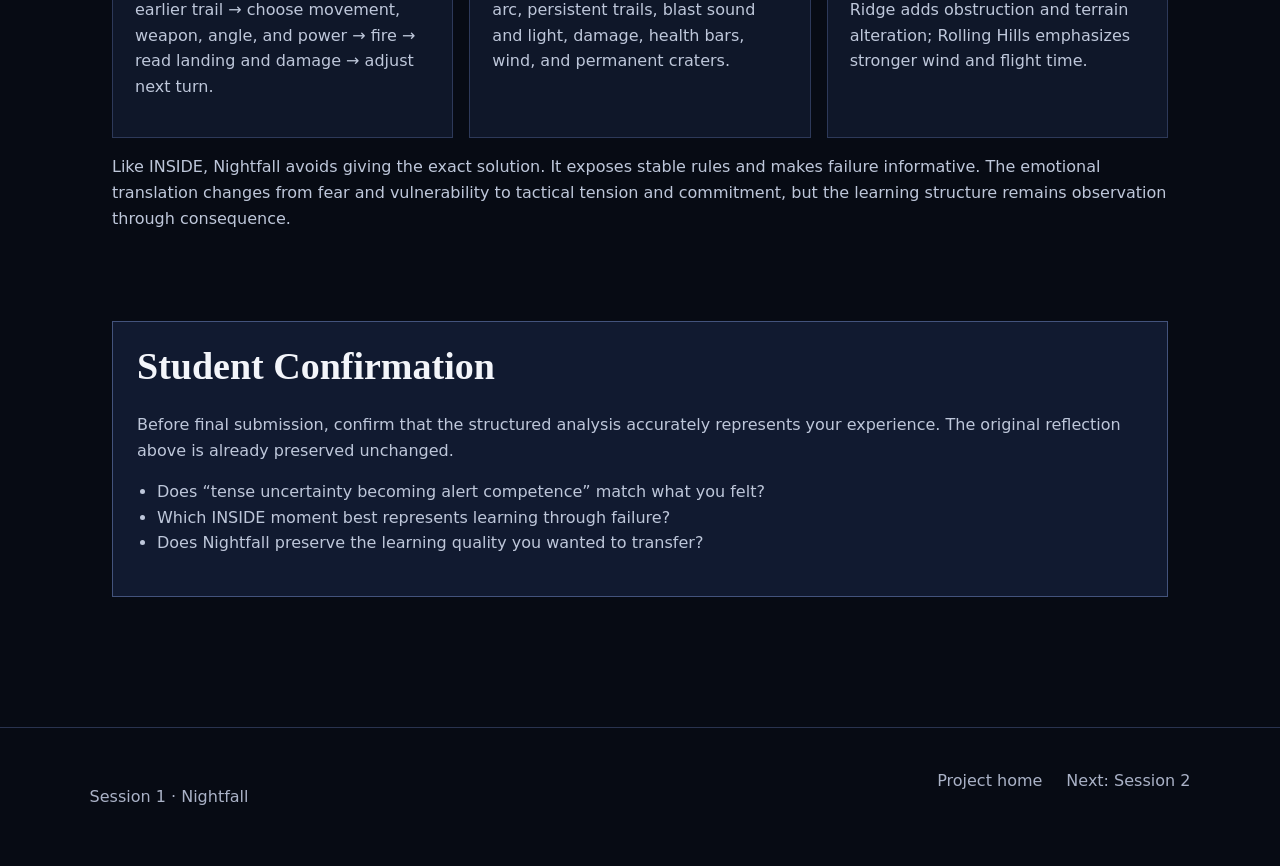
<file: session-1-analysis.html>
<!doctype html><html lang="en"><head><meta charset="utf-8"><meta name="viewport" content="width=device-width,initial-scale=1"><title>Session 1 — Inside a Game</title><link rel="stylesheet" href="assets/exhibition.css"><link rel="stylesheet" href="assets/report.css"></head><body><header class="site-header"><a class="wordmark" href="index.html">NIGHTFALL</a><nav><a href="index.html">Overview</a><a aria-current="page" href="session-1-analysis.html">Session 1</a><a href="design.html">Session 2</a><a href="process.html">Session 3</a></nav><a class="button small" href="game.html">Play game</a></header><main class="report">
<p class="eyebrow">SESSION 1 · INSIDE A GAME</p><h1>How INSIDE teaches through play</h1><p class="deck">The original playing reflection is preserved below. The structured analysis maps its observations to the course framework and then transfers the learning model into Nightfall.</p>
<aside class="authorship"><strong>Authorship note</strong><p>The quoted reflection is the student's original writing. The structured sections were organized with AI assistance from that reflection and require student review before submission.</p></aside>
<section><h2>Original Playing Reflection</h2><blockquote><p>In INSIDE, I think gameplay and learning happen at the same time. The game gives almost no direct instructions, so I have to understand the rules by playing.</p><p>For example, I learned how to run, hide, and escape from guards and dogs by trying different actions and seeing what happened. The mind control puzzles also start simple and become harder, so each puzzle teaches something that is used later.</p><p>The shockwave section is a good example. At first, I did not know how it worked, but after failing, I learned to observe the timing and use the environment for protection. Failure helped me understand the pattern.</p><p>This connects to James Paul Gee's idea of “Good Video Games and Good Learning.” The game uses interaction, feedback, problem solving, and failure to help the player learn.</p></blockquote></section>
<section><h2>Emotional Situation</h2><div class="matrix"><article><h3>Player situation</h3><p>Small, exposed, and frequently controlled by spaces, guards, dogs, machines, and timed hazards. The player is physically capable but rarely secure.</p></article><article><h3>Core emotion</h3><p>Tense uncertainty that gradually becomes alert competence. The player moves from “I do not understand this threat” to “I can read its pattern.”</p></article><article><h3>How the game creates it</h3><p>Muted visuals, oppressive scale, sparse sound, irreversible-looking failure, and rules revealed through consequences rather than text.</p></article></div></section>
<section><h2>Player Learning Loop</h2><ol class="loop"><li><b>Observe</b><span>Read movement, sound, timing, space, and the result of the previous failure.</span></li><li><b>Judge</b><span>Form a hypothesis about the hidden rule or safe moment.</span></li><li><b>Act</b><span>Run, hide, wait, interact, or move an object.</span></li><li><b>Receive feedback</b><span>Survival, capture, death, animation, or environmental response reveals the rule.</span></li><li><b>Adjust</b><span>Retry with a more precise action; later puzzles recombine learned rules.</span></li></ol></section>
<section><h2>Feedback and Challenge Space</h2><table><thead><tr><th>Course question</th><th>Analysis</th></tr></thead><tbody><tr><td>What does a novice misunderstand?</td><td>The player may treat danger as random, move too early, or overlook environmental cover and timing cues.</td></tr><tr><td>What becomes visible after failure?</td><td>Enemy routes, detection distance, attack timing, safe cover, object behavior, and the sequence required by a puzzle.</td></tr><tr><td>What feedback teaches?</td><td>Immediate animation, sound, death, pursuit, object motion, and a fast restart make cause and effect legible without a tutorial box.</td></tr><tr><td>What changes the challenge?</td><td>Timing windows, distance, enemy count, visibility, available cover, object dependencies, and combinations of previously learned rules.</td></tr><tr><td>How does complexity grow?</td><td>A rule appears alone, returns with pressure, then combines with movement, timing, or another system.</td></tr></tbody></table></section>
<section><h2>Minimal Prototype Transfer: Nightfall</h2><div class="matrix"><article><h3>30-second core loop</h3><p>Observe wind, terrain, tanks, and an earlier trail → choose movement, weapon, angle, and power → fire → read landing and damage → adjust next turn.</p></article><article><h3>Essential feedback</h3><p>A muzzle-aligned guide, visible shell arc, persistent trails, blast sound and light, damage, health bars, wind, and permanent craters.</p></article><article><h3>Progressive challenges</h3><p>Night Valley teaches range; Broken Ridge adds obstruction and terrain alteration; Rolling Hills emphasizes stronger wind and flight time.</p></article></div><p>Like INSIDE, Nightfall avoids giving the exact solution. It exposes stable rules and makes failure informative. The emotional translation changes from fear and vulnerability to tactical tension and commitment, but the learning structure remains observation through consequence.</p></section>
<section class="student-check"><h2>Student Confirmation</h2><p>Before final submission, confirm that the structured analysis accurately represents your experience. The original reflection above is already preserved unchanged.</p><ul><li>Does “tense uncertainty becoming alert competence” match what you felt?</li><li>Which INSIDE moment best represents learning through failure?</li><li>Does Nightfall preserve the learning quality you wanted to transfer?</li></ul></section>
</main><footer><p>Session 1 · Nightfall</p><div><a href="index.html">Project home</a><a href="design.html">Next: Session 2</a></div></footer></body></html>
</file>
<file: assets/exhibition.css>
:root{color-scheme:dark;--ink:#f3f5fa;--muted:#aab2c7;--line:#29334f;--panel:#11182a;--red:#ff3d45;--blue:#2aa8ff;--bg:#070b14}*{box-sizing:border-box}html{scroll-behavior:smooth}body{margin:0;background:radial-gradient(circle at 70% 0,#101b3e 0,transparent 36%),var(--bg);color:var(--ink);font:16px/1.6 Inter,ui-sans-serif,system-ui,-apple-system,BlinkMacSystemFont,"Segoe UI",sans-serif}a{color:inherit;text-decoration:none}.site-header{position:sticky;top:0;z-index:20;height:72px;display:flex;align-items:center;gap:32px;padding:0 clamp(20px,5vw,72px);background:rgba(7,11,20,.84);backdrop-filter:blur(18px);border-bottom:1px solid rgba(255,255,255,.08)}.wordmark{font-weight:900;letter-spacing:.16em}.site-header nav{display:flex;gap:24px;margin-left:auto}.site-header nav a{color:var(--muted);font-size:14px}.site-header nav a:hover,.text-link:hover,.card a:hover{color:#fff}.button{display:inline-flex;align-items:center;justify-content:center;min-height:48px;padding:0 22px;background:linear-gradient(135deg,#d7252f,#ff554c);border:1px solid #ff6a65;border-radius:6px;font-weight:800;text-transform:uppercase;letter-spacing:.08em;box-shadow:0 10px 35px rgba(255,55,62,.2)}.button.small{min-height:38px;padding:0 16px;font-size:12px}.hero{min-height:calc(100vh - 72px);display:grid;grid-template-columns:minmax(0,1fr) minmax(480px,1.05fr);align-items:center;gap:5vw;padding:6vw clamp(20px,7vw,110px)}.hero h1{margin:.12em 0 .35em;font:800 clamp(52px,6.1vw,104px)/.93 Georgia,serif;letter-spacing:-.06em}.eyebrow{margin:0;color:#8fa2d4;font-size:12px;font-weight:800;letter-spacing:.2em}.lede{max-width:680px;color:#c1c9db;font-size:clamp(18px,1.6vw,24px)}.actions{display:flex;align-items:center;gap:24px;margin:34px 0}.text-link{color:#c8d2eb;font-weight:700}.facts{display:grid;grid-template-columns:repeat(4,1fr);gap:12px;margin:48px 0 0}.facts div{border-top:1px solid var(--line);padding-top:12px}.facts dt{color:#7f8ba8;font-size:11px;text-transform:uppercase;letter-spacing:.14em}.facts dd{margin:2px 0 0;font-weight:700}.hero-art{position:relative;height:min(62vw,670px);min-height:450px;overflow:hidden;border:1px solid #34405f;border-radius:4px;background:#111a32;box-shadow:0 40px 100px rgba(0,0,0,.45)}.hero-art img{width:100%;height:100%;object-fit:cover}.ridge{position:absolute;left:-5%;width:110%;background:#111728;clip-path:polygon(0 62%,13% 38%,26% 52%,41% 27%,54% 58%,69% 32%,84% 51%,100% 24%,100% 100%,0 100%)}.ridge-back{bottom:13%;height:48%;opacity:.72}.ridge-front{bottom:-2%;height:39%;background:linear-gradient(#20371e,#0e1416);clip-path:polygon(0 35%,15% 21%,27% 65%,43% 78%,57% 38%,72% 62%,86% 19%,100% 42%,100% 100%,0 100%)}.tank{position:absolute;bottom:22%;width:54px;height:19px;border-radius:5px 7px 2px 2px;box-shadow:0 4px 12px #000}.tank:before{content:"";position:absolute;width:27px;height:14px;left:14px;top:-10px;border-radius:12px 12px 2px 2px;background:inherit}.tank:after{content:"";position:absolute;width:40px;height:4px;top:-4px;left:32px;background:inherit;transform-origin:left;transform:rotate(-22deg)}.tank.red{left:12%;background:var(--red)}.tank.blue{right:10%;bottom:27%;background:var(--blue);transform:scaleX(-1)}.shell{position:absolute;left:48%;top:34%;width:12px;height:5px;border-radius:50%;background:#fff8c2;box-shadow:-18px 0 14px 5px #ff6b2c,-40px 0 25px 7px rgba(255,73,27,.45);transform:rotate(13deg)}.section{max-width:1440px;margin:0 auto;padding:110px clamp(20px,7vw,110px);border-top:1px solid rgba(255,255,255,.08)}.section h2{margin:.2em 0 .8em;font:700 clamp(38px,4vw,66px)/1.05 Georgia,serif;letter-spacing:-.04em}.split{display:grid;grid-template-columns:.8fr 1.2fr;gap:8vw}.split>div:last-child{font-size:20px;color:#bac3d6}.callout{padding:22px;border-left:3px solid var(--red);background:rgba(255,255,255,.035);color:#fff}.card-grid,.map-grid{display:grid;grid-template-columns:repeat(3,1fr);gap:18px}.card,.map-grid article{padding:28px;border:1px solid var(--line);background:linear-gradient(145deg,rgba(25,34,58,.86),rgba(11,16,29,.92))}.card>span{color:var(--red);font-weight:900}.card h3,.map-grid h3{font-size:24px;margin:10px 0}.card p,.map-grid p{color:var(--muted)}.card a{display:inline-block;margin-top:20px;font-weight:800}.section-head{display:flex;align-items:end;justify-content:space-between;gap:32px}.graph-preview img{display:block;width:100%;margin-top:28px;border:1px solid var(--line);background:#0d1425}.map-grid article b{color:#8fa2d4;font-size:12px;letter-spacing:.12em}footer{display:flex;justify-content:space-between;gap:30px;padding:40px clamp(20px,7vw,110px);border-top:1px solid var(--line);color:var(--muted)}footer div{display:flex;gap:24px}.project-link{display:flex!important;align-items:center;justify-content:center;text-decoration:none}@media(max-width:900px){.site-header nav{display:none}.hero{grid-template-columns:1fr;padding-top:64px}.hero-art{height:58vh;min-height:380px}.facts{grid-template-columns:repeat(2,1fr)}.split{grid-template-columns:1fr}.card-grid,.map-grid{grid-template-columns:1fr}.section-head,footer{align-items:flex-start;flex-direction:column}}@media(max-width:520px){.site-header{height:60px}.hero{min-height:auto;padding:70px 20px}.hero h1{font-size:48px}.hero-art{min-height:320px}.actions{align-items:flex-start;flex-direction:column}.facts{grid-template-columns:1fr 1fr}.section{padding:72px 20px}.section h2{font-size:38px}footer div{flex-direction:column;gap:8px}}
</file>
<file: assets/report.css>
.report{max-width:1120px;margin:0 auto;padding:100px 32px 130px}.report h1{max-width:900px;margin:.18em 0 .28em;font:800 clamp(54px,7vw,92px)/.95 Georgia,serif;letter-spacing:-.055em}.deck{max-width:850px;color:#bdc6da;font-size:22px}.report section{margin-top:90px;padding-top:52px;border-top:1px solid rgba(255,255,255,.1)}.report h2{margin:0 0 24px;font:700 38px/1.1 Georgia,serif}.report h3{margin:.1em 0 .5em}.report p,.report li{color:#bec7da}.report a{color:#e8efff;text-decoration:underline;text-underline-offset:4px}.authorship,.student-check{padding:24px!important;border:1px solid #43537c!important;background:#111a30}.authorship{margin-top:42px}.report blockquote{margin:0;padding:25px 30px;border-left:3px solid #ff4b55;background:#101727;font-size:19px}.matrix{display:grid;grid-template-columns:repeat(3,1fr);gap:16px}.matrix article{padding:22px;border:1px solid #2d3959;background:#0f1729}.loop{display:grid;grid-template-columns:repeat(5,1fr);gap:12px;padding:0;list-style:none}.loop li{position:relative;padding:20px;border-top:3px solid #2aa8ff;background:#101827}.loop b,.loop span{display:block}.loop span{margin-top:12px;font-size:14px}.definition{display:grid;gap:0}.definition div{display:grid;grid-template-columns:220px 1fr;padding:18px 0;border-bottom:1px solid #28334e}.definition dt{font-weight:800}.definition dd{margin:0;color:#bec7da}table{width:100%;border-collapse:collapse}th,td{padding:15px;text-align:left;vertical-align:top;border:1px solid #2b3754}th{background:#121b30;color:#fff}td{color:#bac4d8}figure{margin:30px 0}figure img{display:block;width:100%;border:1px solid #2b3754;background:#0b1120}figcaption{padding-top:10px;color:#8f9bb6;font-size:13px}.download{font-weight:800}.report ul{padding-left:20px}.timeline{display:grid;grid-template-columns:1fr 1fr;gap:16px}.timeline article{padding:24px;border-left:3px solid #ff4b55;background:#101827}.timeline b{color:#8fa2d4;font-size:12px;letter-spacing:.12em}.timeline h3{font-size:24px}@media(max-width:820px){.report{padding:72px 20px}.matrix,.loop,.timeline{grid-template-columns:1fr}.definition div{grid-template-columns:1fr}.report h1{font-size:52px}.deck{font-size:18px}table{display:block;overflow-x:auto}}
</file>
<file: assets/style.css>
:root{--ink:#203b3d;--muted:#7b8783;--paper:#f4f4ec;--line:#d9ded3;--orange:#e47750;--cyan:#479f99}*{box-sizing:border-box}body{margin:0;background:var(--paper);color:var(--ink);font-family:Arial,"PingFang SC","Microsoft YaHei",sans-serif;font-size:14px}button,a,input{-webkit-tap-highlight-color:transparent}button,a{transition:background .18s,color .18s,transform .18s}button{font:inherit;cursor:pointer;color:inherit}button:disabled{cursor:not-allowed;opacity:.45}button:focus-visible,a:focus-visible{outline:3px solid var(--orange);outline-offset:4px}a{color:inherit;text-decoration:none}header{height:86px;border-bottom:1px solid var(--line);display:flex;align-items:center;justify-content:space-between;padding:0 4.5%;gap:24px}.brand{font-size:17px;font-weight:900;letter-spacing:-.6px;display:grid;grid-template-columns:42px auto;line-height:1.03}.brand span:not(.brand-icon){grid-column:2;font-size:11px;letter-spacing:2px;margin-top:5px}.brand-icon{grid-row:1/3;background:var(--ink);color:#fff;display:grid;place-items:center;margin-right:10px;font-size:28px}nav{display:flex;gap:34px;align-items:center}nav a,nav button{font-size:13px}nav button{border:0;background:none}.nav-active{font-weight:700}.nav-active:before{content:'•';color:var(--orange);margin-right:9px}.header-actions{display:flex;gap:12px}.header-actions button{background:none;border:1px solid var(--line);border-radius:50px;padding:9px 13px}main{max-width:1680px;padding:32px 4.5% 0;margin:auto}.title-row{display:flex;justify-content:space-between;align-items:center;margin-bottom:27px}.eyebrow{font:10px monospace;letter-spacing:2px;color:var(--muted);margin:0 0 12px}h1{font-size:clamp(23px,2.3vw,36px);font-weight:600;letter-spacing:-1px;margin:0}h1>span{color:var(--orange)}.outline{border:1px solid #bdc8bd;border-radius:6px;background:transparent;padding:12px 20px}.outline span{margin-left:25px}.outline:hover{background:#e3e8de}.arena-wrap{border:1px solid #c6d0c6;border-radius:10px;overflow:hidden;box-shadow:0 8px 24px #244c3110}.arena-top{padding:15px 23px;display:flex;justify-content:space-between;background:#fafbf5;font-size:12px;align-items:center}.arena-top strong{font-weight:600}.live-dot{display:inline-block;width:7px;height:7px;background:#639c70;border-radius:50%;margin-right:10px}.separator{margin:0 14px;color:#b2bcb2}.arena-tags{display:flex;gap:22px;font:12px monospace}.battlefield{position:relative;line-height:0;background:#dfebdc}canvas{display:block;width:100%;height:auto;aspect-ratio:1440/590;touch-action:pan-y}.hud{position:absolute;top:25px;width:170px;line-height:1.4}.hud.left{left:27px}.hud.right{right:27px;text-align:right}.tank-tag{display:block;font:9px monospace;letter-spacing:1.5px;opacity:.6}.hud strong{display:block;margin:7px 0;font-size:15px}.health{height:5px;background:#a6b7a64a;border-radius:8px;overflow:hidden}.health i{display:block;background:var(--cyan);height:100%;width:100%;transition:width .4s}.right .health i{background:var(--orange);margin-left:auto}.hud>span:last-child{font:10px monospace;display:block;margin-top:5px}.turn-pill{position:absolute;top:26px;left:50%;transform:translateX(-50%);font-size:11px;line-height:1.5;background:#fcfff4b3;padding:9px 19px;border:1px solid #fafff9b3;border-radius:30px;white-space:nowrap;backdrop-filter:blur(8px)}.scene-caption{position:absolute;bottom:17px;left:24px;right:24px;line-height:1.5;display:flex;justify-content:space-between;color:#f6f2d4a6;font:9px monospace;letter-spacing:1px}.controls{padding:21px 26px 17px;background:#fafbf5;display:grid;grid-template-columns:1fr 1fr .78fr;gap:38px}.control-block label{display:flex;gap:10px;align-items:center;font:10px monospace;color:#9aa395;margin-bottom:12px}.control-block label>span{font:12px Arial;color:var(--ink)}output{font:bold 25px monospace;margin-left:auto;color:var(--ink)}output span{font-size:12px}input[type=range]{width:100%;accent-color:var(--ink);height:5px;cursor:ew-resize;margin:3px 0 10px}.range-label{display:flex;justify-content:space-between;color:#8a9589;font:9px monospace}.fire-block{display:flex;flex-direction:column;justify-content:center;gap:10px}.fire-block>span{font:9px monospace;text-align:center;color:#8a9589}.fire-block button,.primary{background:var(--ink);color:#fafbec;border:0;border-radius:5px;padding:17px 24px;font-weight:600;letter-spacing:2px}.fire-block button{font-size:17px;display:flex;justify-content:space-between}.fire-block button:hover,.primary:hover{background:#365659}.bottom-grid{display:grid;grid-template-columns:1.7fr 1fr;gap:30px;margin-top:27px}.section-label{display:flex;align-items:center;justify-content:space-between;margin-bottom:14px}.section-label h2{margin:0;font-size:13px;font-weight:600}.section-label>span{font:9px monospace;color:#8b978b;letter-spacing:1px}.weapon-grid{display:grid;grid-template-columns:repeat(4,1fr);gap:10px}.weapon{border:1px solid var(--line);background:transparent;border-radius:6px;text-align:left;padding:14px 13px;position:relative;min-height:95px}.weapon.selected{border-color:#385b55;background:#e7ecdf}.weapon:hover{background:#e7ecdf}.weapon .glyph{font:23px monospace;display:block;margin-bottom:7px}.weapon strong{font-size:12px;display:block}.weapon small{font-size:9px;color:#8b9689;display:block;margin-top:5px}.weapon .quantity{position:absolute;right:11px;top:12px;font:10px monospace}.field-note{border-left:1px solid var(--line);padding-left:28px}.field-note p{font-size:11px;line-height:1.9;min-height:41px;color:#738075;margin:0 0 10px}.record{display:flex;gap:22px;font:10px monospace;color:#8b978b}.record b{color:var(--ink);margin-left:6px}footer{display:flex;justify-content:space-between;border-top:1px solid var(--line);margin-top:27px;padding:19px 0 25px;font:9px monospace;color:#8b968b;letter-spacing:.5px}footer i{margin:0 12px}dialog{border:1px solid #d5decf;border-radius:15px;padding:34px;max-width:720px;width:calc(100% - 32px);background:#f7f8ef;color:var(--ink);box-shadow:0 30px 100px #142f3444;max-height:90vh;overflow:auto}dialog::backdrop{background:#19373570;backdrop-filter:blur(7px)}.dialog-top{display:flex;justify-content:space-between;align-items:center}.close{background:none;border:0;font-size:25px}.dialog-top .eyebrow{margin:0}dialog h2{font-size:34px;line-height:1.3;letter-spacing:-1px;margin:19px 0 15px}dialog>p{color:#819081;font-size:12px;line-height:1.8}.mode-grid{display:grid;grid-template-columns:1fr 1fr;gap:12px;margin-top:24px}.mode-grid button{display:flex;flex-direction:column;gap:12px;text-align:left;border:1px solid var(--line);border-radius:6px;background:#eef1e5;padding:18px}.mode-grid button:first-child{background:var(--ink);color:#f4f5e9}.mode-grid button:hover{transform:translateY(-3px);border-color:var(--cyan)}.mode-grid button>span{font:9px monospace;opacity:.55;letter-spacing:1px}.mode-grid button strong{font-size:16px}.mode-grid small{font-size:11px;opacity:.7}.mode-grid em{font-size:10px;color:var(--orange);font-style:normal}.mode-grid em:empty{display:none}.guide-list p{font-size:13px;line-height:1.9;color:#728171}.guide-list b{display:block;color:var(--ink);margin-top:19px}.result-score{font:45px monospace;color:var(--orange);margin:28px 0}#result .outline{margin-left:12px}.doc{max-width:1000px;margin:55px auto;padding:0 30px}.doc h1{font-size:42px;margin-bottom:24px}.doc h2{font-size:21px;margin-top:42px}.doc p,.doc li{line-height:1.9;color:#69786c}.doc table{width:100%;border-collapse:collapse;font-size:13px}.doc td,.doc th{text-align:left;padding:15px;border-bottom:1px solid var(--line)}.doc .cards{display:grid;grid-template-columns:repeat(3,1fr);gap:15px}.doc .cards article{padding:20px;border:1px solid var(--line);border-radius:8px}.doc .cards h3{font-size:16px}.doc .cards p{font-size:12px}.doc .return{display:inline-block;margin-top:30px;padding:15px 24px;background:var(--ink);color:white;border-radius:5px}
@media(min-width:1200px){canvas{height:clamp(300px,40vh,470px);aspect-ratio:auto}}@media(max-width:900px){header{height:72px;padding:0 4%;gap:12px}nav{gap:16px}nav a:last-child{display:none}.title-row{gap:10px}.title-row .outline{white-space:nowrap}main{padding:25px 3% 0}.controls{gap:20px;padding:17px}.bottom-grid{gap:18px;grid-template-columns:1.4fr 1fr}.weapon{padding:12px 8px}.weapon small{font-size:8px}.hud{width:120px;top:18px}.hud.left{left:20px}.hud.right{right:20px}.turn-pill{top:18px;font-size:9px;padding:8px 12px}.field-note{padding-left:18px}.header-actions button:first-child{font-size:11px}.scene-caption span:first-child{display:none}.scene-caption{bottom:10px}.doc .cards{grid-template-columns:1fr}}@media(max-width:600px){header{height:62px}.brand{font-size:13px;grid-template-columns:33px auto}.brand span:not(.brand-icon){font-size:8px;letter-spacing:1px}.brand-icon{font-size:21px}nav{display:none}.eyebrow{font-size:8px;letter-spacing:1px}h1{font-size:21px}.title-row{margin-bottom:18px}.title-row .outline{font-size:11px;padding:9px}.title-row .outline span{margin-left:3px}.arena-top{padding:12px;font-size:10px}.arena-tags{font-size:9px;gap:10px}.separator{margin:0 8px}canvas{aspect-ratio:1.5}.hud{width:90px;top:14px}.hud.left{left:12px}.hud.right{right:12px}.hud strong{font-size:11px;margin:4px 0}.tank-tag{font-size:7px}.turn-pill{top:83px;font-size:9px}.scene-caption{font-size:7px;left:12px;right:12px}.controls{grid-template-columns:1fr 1fr;gap:15px}.fire-block{grid-column:1/3}.fire-block button{padding:13px 22px}.fire-block>span{font-size:8px}.bottom-grid{grid-template-columns:1fr}.field-note{border-left:0;border-top:1px solid var(--line);padding:17px 0 0}.weapon{min-height:90px}.weapon strong{font-size:11px}.section-label>span{font-size:8px}footer{font-size:8px;line-height:1.8}footer>span:last-child{display:none}dialog{padding:24px}dialog h2{font-size:27px}.mode-grid{gap:8px}.mode-grid button{padding:14px;gap:9px}.mode-grid button strong{font-size:14px}.mode-grid small{font-size:9px}.doc h1{font-size:29px}.doc{padding:0 20px;margin:35px auto}}
</file>
<file: assets/battle.css>
html:has(.combat){height:100%;background:#070914}.combat{margin:0;height:100dvh;overflow:hidden;background:#070914;color:#dbe1ed;--ink:#dbe1ed;--line:#394556;--paper:#0d131e}.combat .game-shell{width:100%;max-width:none;height:100dvh;padding:0;margin:0;display:grid;grid-template-rows:minmax(0,1fr) 128px}.combat .battlefield{width:100%;height:100%;overflow:hidden;background:#0c1127}.combat canvas{position:absolute;inset:0;width:100%;height:100%;aspect-ratio:auto;min-height:0}.combat .hud{top:14px;width:clamp(150px,21vw,310px);padding:14px 18px 10px;background:linear-gradient(130deg,#0c1421e8,#090e1bb0);border:1px solid #58637a;border-radius:6px;box-shadow:inset 0 1px 1px #b5c1dc18,0 5px 25px #0005;line-height:1.1}.combat .hud.left{left:20px}.combat .hud.right{right:20px}.combat .hud strong{font-size:clamp(16px,1.8vw,28px);font-weight:900;letter-spacing:1px;margin:0 0 9px;color:#ff3830;text-shadow:0 2px 1px #000}.combat .hud.right strong{color:#11a4ff}.combat .health{height:15px;border:1px solid #030710;background:linear-gradient(#313540,#191c26);border-radius:0}.combat .health i{background:linear-gradient(#ff4942,#c70d10)}.combat .right .health i{background:linear-gradient(#29bcff,#087edb)}.combat .hud>span:last-child{font:bold 18px monospace;color:#bfc9de;margin-top:6px}.combat .match-info{position:absolute;left:50%;top:16px;transform:translateX(-50%);display:flex;align-items:center;flex-direction:column;gap:10px;line-height:1.1;text-shadow:0 3px 5px #000}.combat #round{font:bold clamp(16px,1.5vw,24px) monospace}.combat #wind{font:bold 17px monospace;color:#abb5cf}.combat #turnLabel{font-size:11px;color:#929eb7}.combat .utility{position:absolute;top:126px;right:20px;display:flex;gap:7px}.combat .utility button{padding:7px 11px;border:1px solid #48536d;background:#0b1126b3;border-radius:4px;color:#c4cee0;font-size:12px}.combat #portal{position:absolute;width:80px;height:135px;background:transparent;border:0;transform:translate(-50%,-100%);border-radius:50%;padding:0;z-index:2}.combat #portal span{position:absolute;left:50%;bottom:-25px;transform:translateX(-50%);white-space:nowrap;font-size:10px;letter-spacing:2px;color:#a9eaff;text-shadow:0 0 10px #20bdff}.combat #portal:hover{box-shadow:0 0 40px #4cd4ff44}.combat #feedback{position:absolute;left:50%;bottom:16px;transform:translateX(-50%);margin:0;max-width:80%;padding:9px 16px;background:#080d1cbb;border:1px solid #616f8b44;border-radius:4px;line-height:1.4;text-align:center;font-size:11px;color:#bdc8de;pointer-events:none}.combat #feedback:empty{display:none}.combat .controls{padding:11px 16px;gap:12px;display:grid;grid-template-columns:2fr 1fr 1fr 1fr;align-items:stretch;border-top:2px solid #465160;background:repeating-linear-gradient(130deg,#ffffff02 0px,#ffffff02 1px,transparent 1px,transparent 4px),linear-gradient(#1b2430,#080d13);box-shadow:0 -4px 18px #0009;z-index:3}.combat .weapon-panel,.combat .control-block{background:linear-gradient(#090d15,#141c26);border:1px solid #3c4657;border-radius:7px;padding:10px 15px;box-shadow:inset 0 2px 3px #000a}.combat .weapon-panel>label,.combat .control-block>label{font-size:14px;color:#b7c1d3;margin:0 0 8px;display:flex;justify-content:space-between;align-items:center}.combat .weapon-grid{gap:7px}.combat .weapon{min-height:50px;padding:7px 5px;background:linear-gradient(#273343,#101824);border:1px solid #3e4c61;box-shadow:inset 0 1px 1px #7c8a9a44;display:grid;grid-template-columns:24px 1fr;align-items:center}.combat .weapon.selected{background:linear-gradient(#664035,#221816);border-color:#e57551;box-shadow:inset 0 0 15px #fa502233}.combat .weapon .glyph{font-size:21px;color:#ffa35c;margin:0;grid-row:1/3}.combat .weapon strong{font-size:10px;white-space:nowrap}.combat .weapon small{display:none}.combat .weapon .quantity{position:static;font:10px monospace;color:#99a8bc;grid-column:2}.combat .control-block output{font:bold clamp(23px,2.2vw,35px) monospace;color:#f0f4ff}.combat input[type=range]{accent-color:#e43829;height:13px;margin:10px 0 0;cursor:pointer}.combat .fire-block{justify-content:center;gap:0}.combat #fire{height:100%;min-height:74px;border:2px solid #fc7053;border-radius:9px;box-shadow:inset 0 0 0 4px #9d291e,inset 0 5px 15px #ffae7655,0 0 19px #ff471b33;background:linear-gradient(155deg,#f14424,#b8180b 70%,#76160d);font-size:clamp(24px,3vw,44px);font-style:italic;font-weight:900;justify-content:center;align-items:center;text-shadow:0 2px 5px #690d07;padding:10px;color:#fff6e9}.combat #fire span{display:none}.combat #fire:disabled{filter:saturate(.45);opacity:.6;font-size:20px}.combat #fire:hover:enabled{filter:brightness(1.2)}.combat dialog{color:#dbe2f0;background:linear-gradient(140deg,#202b3bf5,#090e19fa);border:1px solid #57647a;box-shadow:0 30px 100px #000b}.combat dialog h2{font-size:25px;margin:0 0 14px}.combat .dialog-top{align-items:start}.combat .mode-grid button{background:#111a28;border-color:#3c4c64;color:#dce5f5}.combat .mode-grid button:first-child{background:#2f1b1b}.combat .mode-grid button:hover{background:#28354c}.combat .guide-list p,.combat dialog>p{color:#b8c1d3}.combat .primary{background:#ad2d24}.combat .outline{color:#d3dcee;border-color:#52637e}.combat .close{color:#d3dcee}.combat .result-score{color:#fd895c}
@media(max-width:900px){.combat .game-shell{grid-template-rows:minmax(0,1fr) 116px}.combat .controls{padding:8px;gap:7px;grid-template-columns:1.6fr .8fr 1fr 1fr}.combat .weapon-panel,.combat .control-block{padding:8px}.combat .weapon strong{font-size:9px}.combat .weapon .glyph{display:none}.combat .weapon{display:flex;flex-direction:column;justify-content:center;gap:3px}.combat .hud{top:10px;padding:10px 12px;width:170px}.combat .hud.left{left:10px}.combat .hud.right{right:10px}.combat .hud strong{font-size:17px}.combat .utility{top:110px;right:10px}.combat .match-info{gap:7px}.combat #wind{font-size:13px}.combat #turnLabel{font-size:9px}.combat .control-block output{font-size:23px}.combat .control-block>label{font-size:11px}}
@media(max-width:600px){.combat .game-shell{grid-template-rows:minmax(0,1fr) 174px}.combat .hud{width:115px;padding:9px}.combat .hud strong{font-size:13px;letter-spacing:0}.combat .health{height:9px}.combat .hud>span:last-child{font-size:13px}.combat .match-info{top:14px}.combat #round{font-size:12px}.combat #wind{font-size:11px}.combat #turnLabel{font-size:8px;max-width:100px;text-align:center}.combat .utility{top:87px}.combat .utility button{font-size:10px;padding:5px 8px}.combat .controls{grid-template-columns:1fr 1fr 1fr;grid-template-rows:65px 82px}.combat .weapon-panel{grid-column:1/3;grid-row:1}.combat .weapon-panel>label{display:none}.combat .weapon{min-height:45px}.combat .fire-block{grid-column:3;grid-row:1/3}.combat #fire{min-height:0;font-size:26px}.combat .control-block{grid-row:2}.combat .control-block output{font-size:23px}.combat .controls label{font-size:10px}.combat #portal{width:48px;height:90px}.combat #feedback{font-size:9px;bottom:12px;width:85%;padding:7px}.combat #portal span{font-size:8px}}
/* Five-panel combat controls. */
.combat .controls{grid-template-columns:.8fr 2fr 1fr 1fr 1fr}
.combat .move-panel{padding:10px 12px;border:1px solid #3c4657;border-radius:7px;background:linear-gradient(#090d15,#141c26)}
.combat .move-panel label{display:flex;justify-content:space-between;gap:8px;font-size:13px;color:#b7c1d3;margin-bottom:10px}
.combat .move-panel output{font:bold 16px monospace;color:#f0f4ff;white-space:nowrap}
.combat .move-buttons{display:flex;gap:7px}
.combat .move-buttons button{flex:1;background:linear-gradient(#344052,#111923);color:#dbe5f4;border:1px solid #56647a;border-radius:5px;padding:10px;touch-action:none;user-select:none}
.combat .move-buttons button:disabled{opacity:.35}
@media(max-width:900px){.combat .controls{grid-template-columns:.8fr 1.7fr .9fr 1fr 1fr;gap:5px}.combat .move-panel{padding:8px 5px}.combat .move-panel label{font-size:10px}.combat .move-buttons button{padding:10px 5px}}
@media(max-width:600px){.combat .game-shell{grid-template-rows:minmax(0,1fr) 190px}.combat .controls{grid-template-columns:1fr 1fr 1fr;grid-template-rows:80px 88px}.combat .weapon-panel{grid-column:1/3;grid-row:1}.combat .fire-block{grid-column:3;grid-row:1}.combat .move-panel{grid-row:2;grid-column:1}.combat .control-block{grid-row:2;grid-column:auto}.combat .move-panel output{font-size:13px}}
</file>
<file: assets/flow.css>
[hidden]{display:none!important}
.combat #cameraMode{display:none}
.combat .battle-map{line-height:1.4}
@media(max-aspect-ratio:1/1){.combat #cameraMode{display:block;position:absolute;top:190px;left:50%;transform:translateX(-50%);background:#101e34cc;color:#caddf1;border:1px solid #526987;border-radius:5px;font-size:11px;padding:7px 15px;z-index:2}}
.front-screen{position:fixed;inset:0;z-index:10;overflow:auto;background:linear-gradient(90deg,#050b18ee,#10182b99),url('night-sky.png') center/cover;color:#e6edf7;padding:clamp(24px,5vw,80px);font-family:Arial,sans-serif}
.front-step{max-width:1100px;margin:auto}
#landing{min-height:calc(100dvh - 160px);display:flex;flex-direction:column;justify-content:center;align-items:flex-start}
.front-screen .kicker{letter-spacing:4px;color:#84c9ed;font-size:11px}
.front-screen h1{font-size:clamp(36px,6vw,76px);line-height:1;margin:18px 0;letter-spacing:-2px;color:#f0f4ff}
#landing h1{font-size:clamp(52px,9vw,120px);font-weight:900;letter-spacing:1px}
.subtitle{font-size:clamp(18px,3vw,34px);letter-spacing:12px;color:#aebbd0;margin:0 0 28px}
.lead{color:#c2d0e4;font-size:clamp(16px,2vw,22px);line-height:1.6;max-width:700px}
.front-screen .primary,.combat dialog .primary{padding:16px 25px;border:1px solid #ff9a75;border-radius:6px;background:linear-gradient(120deg,#d3482b,#932114);color:#fff;font-weight:700;letter-spacing:1px}
.front-screen .outline{color:#d2dff0;background:#131e30;border:1px solid #4b607e;padding:14px 22px;border-radius:6px}
.front-screen .large{font-size:18px;min-width:270px;margin-top:25px;display:flex;justify-content:space-between}
.fine{font-size:11px;color:#8092ad;margin-top:20px}
.intro-grid{display:grid;grid-template-columns:repeat(3,1fr);gap:20px;margin:35px 0}
.intro-grid article,.briefing{background:#0a1427c9;border:1px solid #344760;border-radius:8px;padding:24px}
.intro-grid b{font-size:11px;color:#84c9ed;letter-spacing:2px}
.intro-grid h3{color:#e9f2ff;font-size:21px}
.intro-grid p,.briefing p,.front-screen #mapDescription{color:#adbed5;font-size:14px;line-height:1.7}
.front-actions{display:flex;justify-content:space-between;gap:16px;margin-top:24px}
.front-screen h2{font-size:16px;color:#bdcde0;margin:28px 0 14px}
.choice-grid{display:grid;grid-template-columns:repeat(2,1fr);gap:14px}
.choice-grid.maps{grid-template-columns:repeat(3,1fr)}
.choice-grid button{display:flex;flex-direction:column;text-align:left;gap:12px;padding:20px;background:#0c182bee;border:1px solid #344760;border-radius:7px;color:#dbe8fa;cursor:pointer}
.choice-grid button[aria-pressed=true]{border-color:#f47c4e;box-shadow:inset 0 0 0 1px #f47c4e;background:#302122e8}
.choice-grid button b{font-size:17px}.choice-grid button>span{font-size:13px;color:#a8bdd6;line-height:1.5}
.map-art{height:55px;width:100%;background:linear-gradient(145deg,#5183a0,#20354e);clip-path:polygon(0 10%,20% 25%,50% 95%,80% 35%,100% 0,100% 100%,0 100%)}
.map-art.ridge{clip-path:polygon(0 90%,20% 75%,50% 0,80% 80%,100% 85%,100% 100%,0 100%)}
.map-art.dunes{clip-path:polygon(0 60%,20% 20%,40% 65%,65% 30%,85% 75%,100% 35%,100% 100%,0 100%)}
.briefing{padding:18px 24px}.briefing p{margin:8px 0}.briefing label{font-size:13px;color:#c7d5e8}.briefing input{accent-color:#f47c4e}
.pause-options{display:grid;gap:12px}.combat dialog{max-height:88dvh;overflow:auto}.combat #guide{width:min(760px,92vw)}.combat .guide-list h3{color:#e1ebfa;margin:24px 0 8px}.combat .guide-list p{line-height:1.7;font-size:14px}
.combat .battlefield{position:relative;min-height:0}.combat canvas{aspect-ratio:auto;object-fit:contain}
.battle-map{position:absolute;left:20px;top:126px;color:#b5c7de;font-size:11px;letter-spacing:1px}
.combat .game-shell{grid-template-rows:minmax(0,1fr) 128px}
.combat .control-block,.combat .weapon-panel,.combat .move-panel{min-width:0}
.combat .weapon-grid{grid-template-columns:repeat(4,minmax(0,1fr))}
@media(max-width:760px){.front-screen{padding:24px 20px}#landing{min-height:calc(100dvh - 48px)}.intro-grid{grid-template-columns:1fr;gap:12px;margin:22px 0}.intro-grid article{padding:18px}.intro-grid h3{margin:12px 0}.choice-grid button{padding:14px}.choice-grid.maps{grid-template-columns:1fr}.maps button{display:grid;grid-template-columns:75px 1fr}.maps button .map-art{grid-row:1/3}.maps button>span:last-child{grid-column:2}.front-screen h1{letter-spacing:-1px}.battle-map{left:10px;top:108px;font-size:9px}}
@media(max-width:600px){.combat .game-shell{grid-template-rows:minmax(0,1fr) 190px}.combat .hud{width:108px}.combat .hud strong{font-size:12px}.combat .hud>span:last-child{font-size:12px}.combat .utility{top:80px}.battle-map{top:84px;max-width:100px}.combat .move-panel label{flex-wrap:wrap}.choice-grid{grid-template-columns:1fr}.front-actions{flex-wrap:wrap}.front-actions>*{flex:1}.combat #feedback{bottom:4px}.combat #portal span{font-size:7px}}
@media(max-height:500px) and (min-width:601px){.combat .game-shell{grid-template-rows:minmax(0,1fr) 100px}.combat .controls{padding:5px;gap:5px}.combat .hud{top:5px;padding:7px 10px;width:155px}.combat .hud strong{font-size:15px;margin-bottom:4px}.combat .health{height:8px}.combat .hud>span:last-child{font-size:12px}.combat .utility{top:75px}.battle-map{top:75px}.combat .match-info{top:8px;gap:5px}.combat .move-panel,.combat .control-block,.combat .weapon-panel{padding:6px}.combat .controls label{font-size:11px}.combat .control-block output{font-size:23px}.combat #fire{font-size:26px}}
</file>
